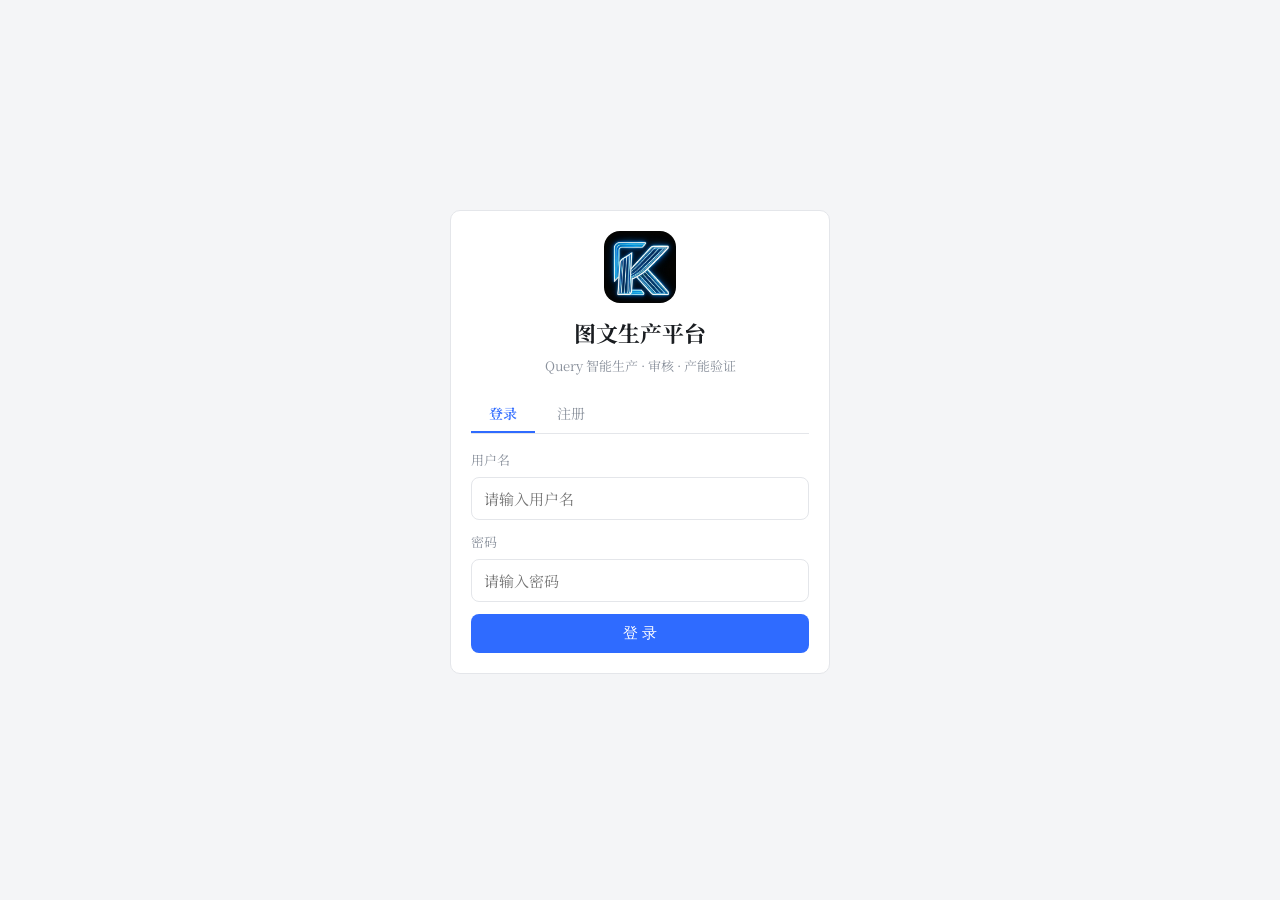
<file: static/index.html>
<!DOCTYPE html>
<html lang="zh-CN">
<head>
<meta charset="utf-8">
<meta name="viewport" content="width=device-width, initial-scale=1">
<title>图文生产平台</title>
<link rel="icon" type="image/png" href="/static/logo.png">
<link rel="stylesheet" href="/static/common.css?v=20260917b">
</head>
<body>
<div id="app"><router-view></router-view></div>
<script defer src="/static/vendor/vue.global.prod.js"></script>
<script defer src="/static/vendor/vue-router.global.prod.js"></script>
<script defer src="/static/api.js?v=20260910a"></script>
<script defer src="/static/md.js?v=20260908a"></script>
<script defer src="/static/components/Layout.js?v=20260908a"></script>
<script defer src="/static/components/StepsBar.js?v=20260902a"></script>
<script defer src="/static/components/Lightbox.js?v=20260902a"></script>
<script defer src="/static/views/Login.js?v=20260902a"></script>
<script defer src="/static/views/Dashboard.js?v=20260908a"></script>
<script defer src="/static/views/Import.js?v=20260902a"></script>
<script defer src="/static/views/Tasks.js?v=20260921a"></script>
<script defer src="/static/views/Monitor.js?v=20260917g"></script>
<script defer src="/static/views/TextCheck.js?v=20260917f"></script>
<script defer src="/static/views/RefsBoard.js?v=20260916e"></script>
<script defer src="/static/views/Review.js?v=20260917i"></script>
<script defer src="/static/views/Users.js?v=20260902a"></script>
<script defer src="/static/views/Settings.js?v=20260910b"></script>
<script defer src="/static/views/Admin.js?v=20260916a"></script>
<script defer src="/static/views/SuperAdmin.js?v=20260910a"></script>
<script defer src="/static/app.js?v=20260910b"></script>
</body>
</html>
</file>
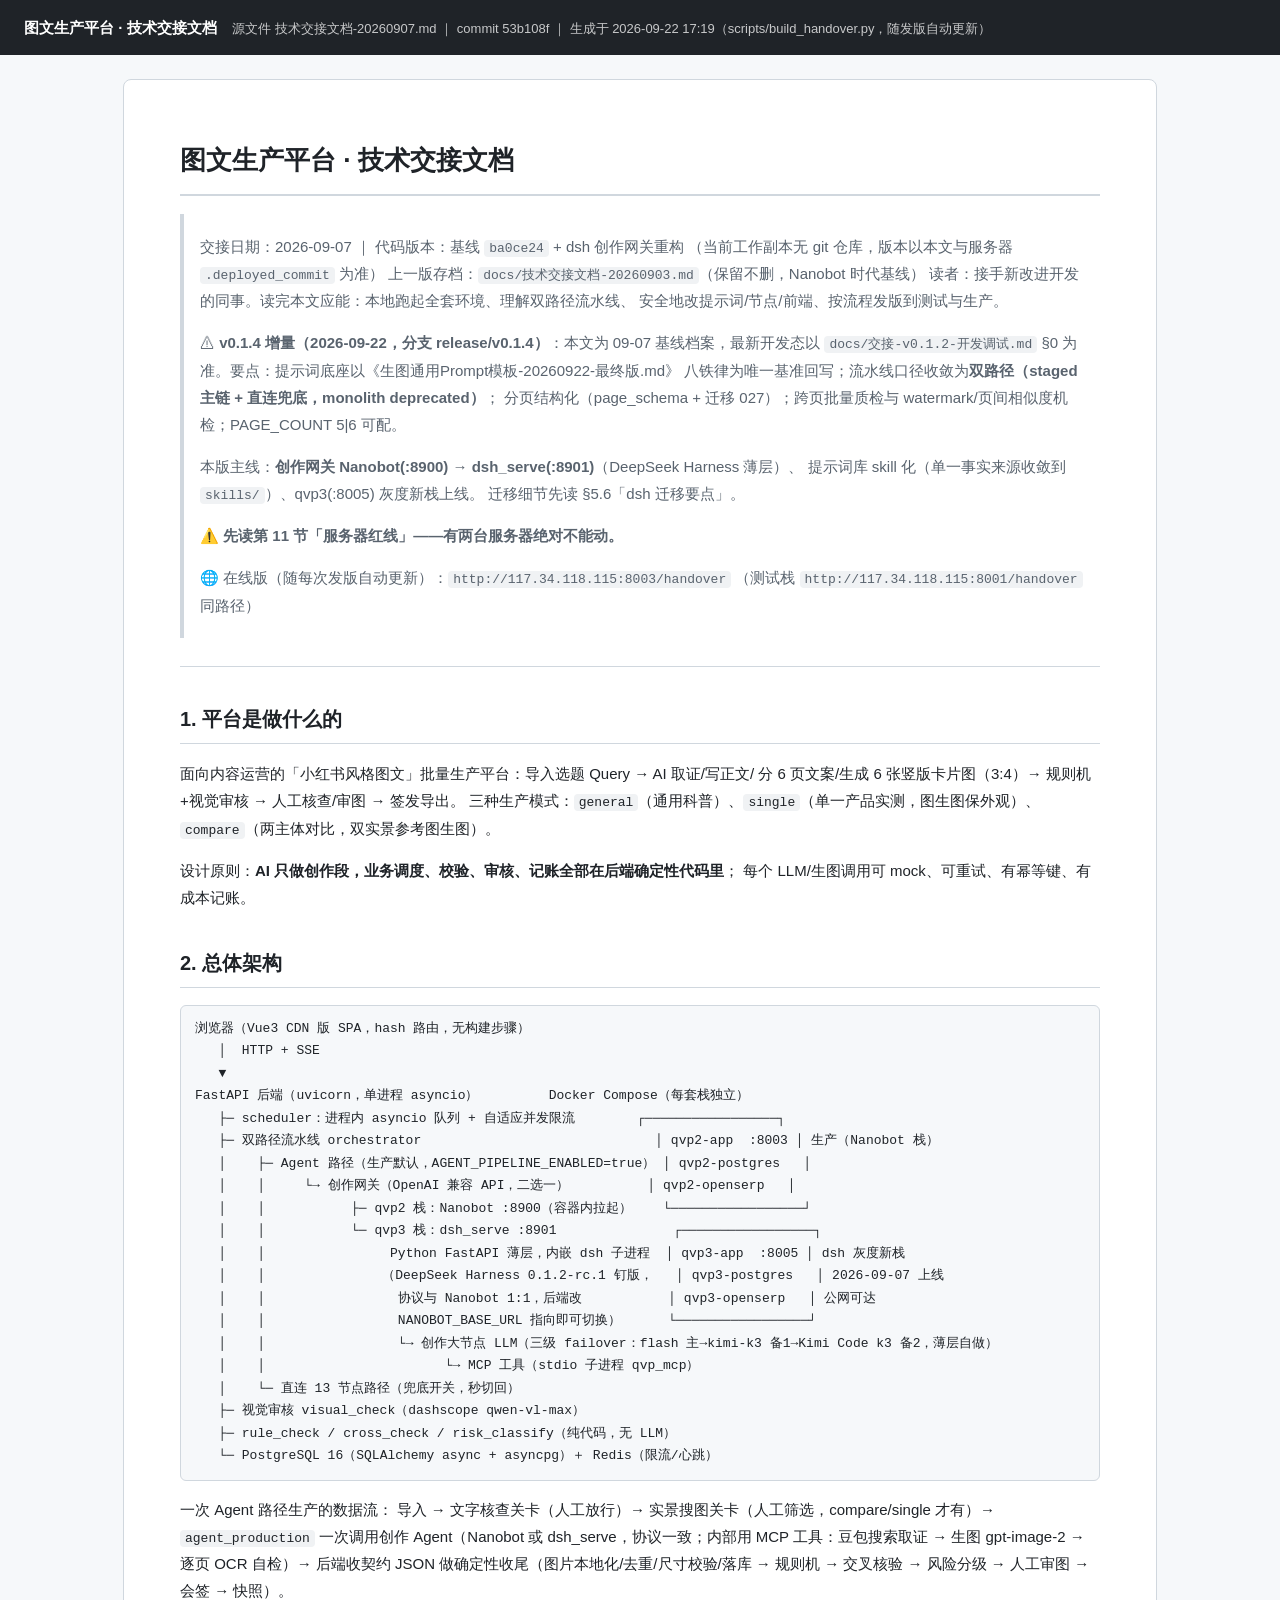
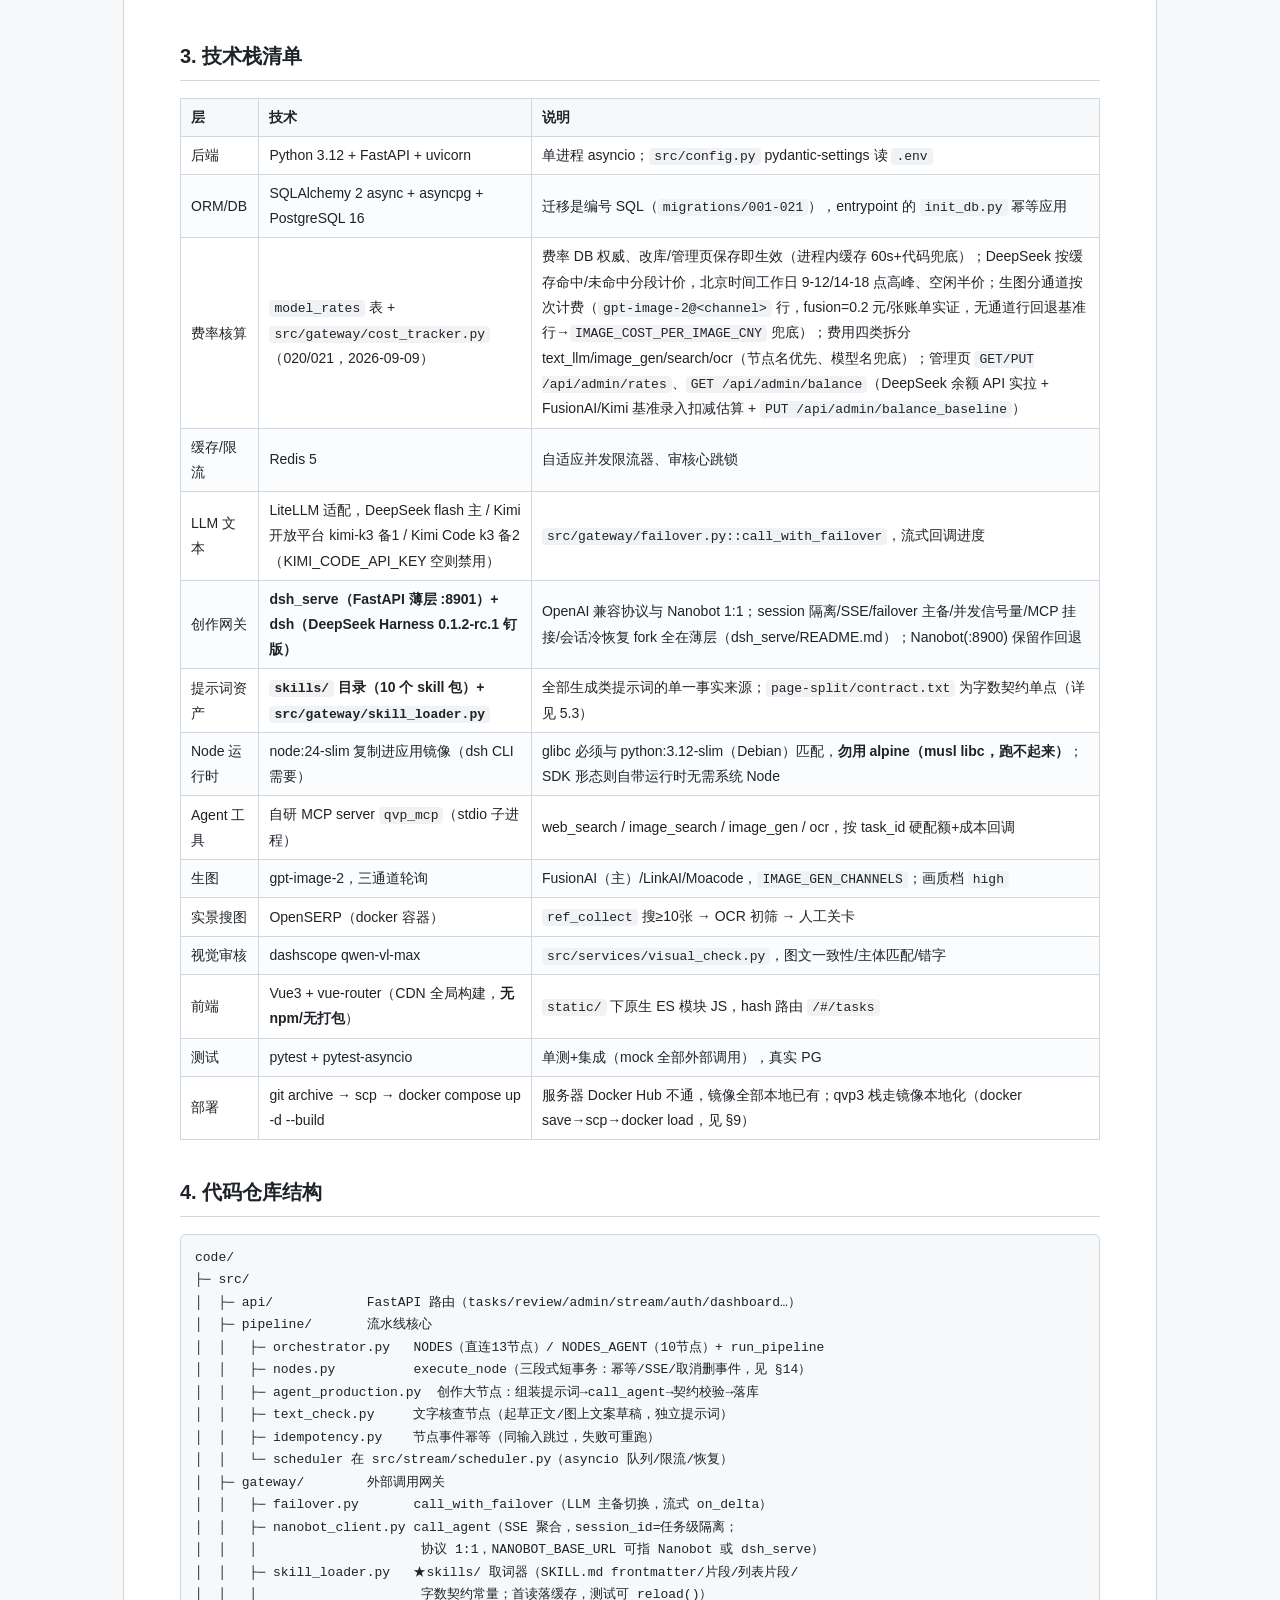
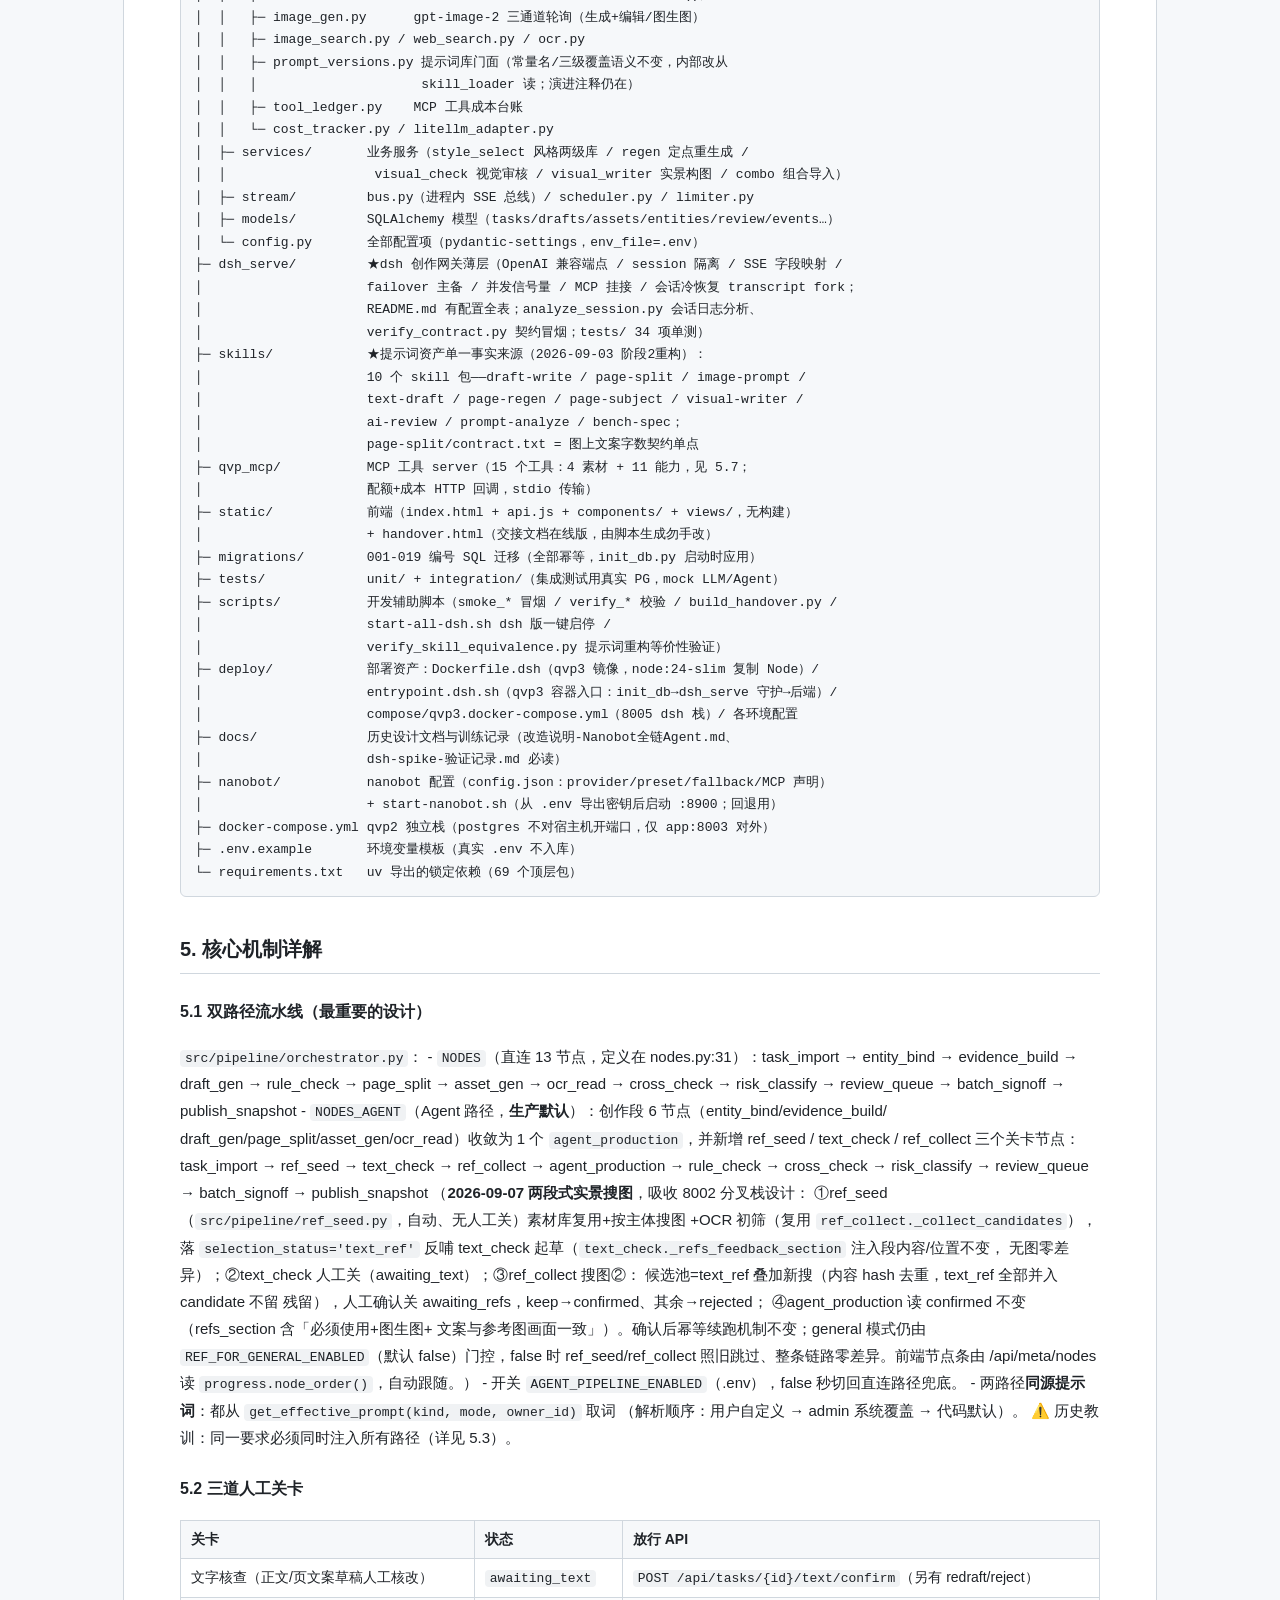
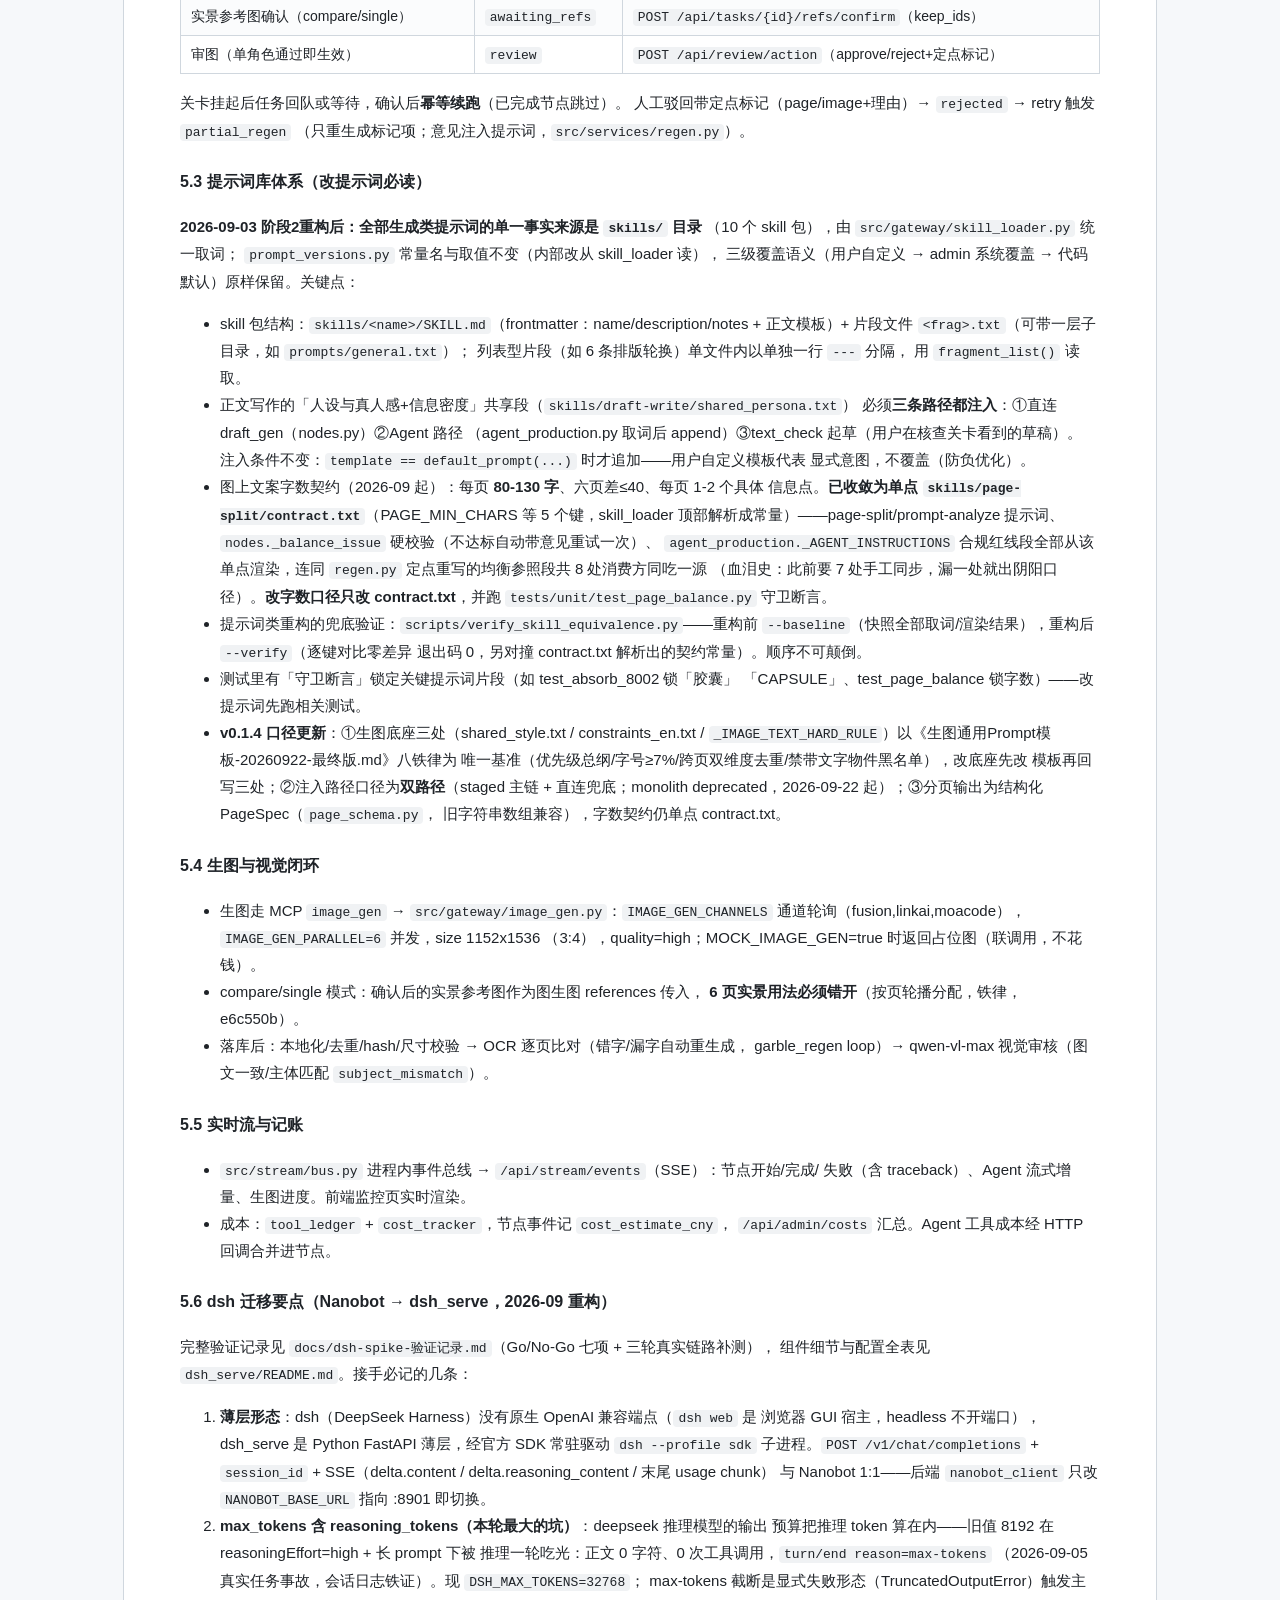
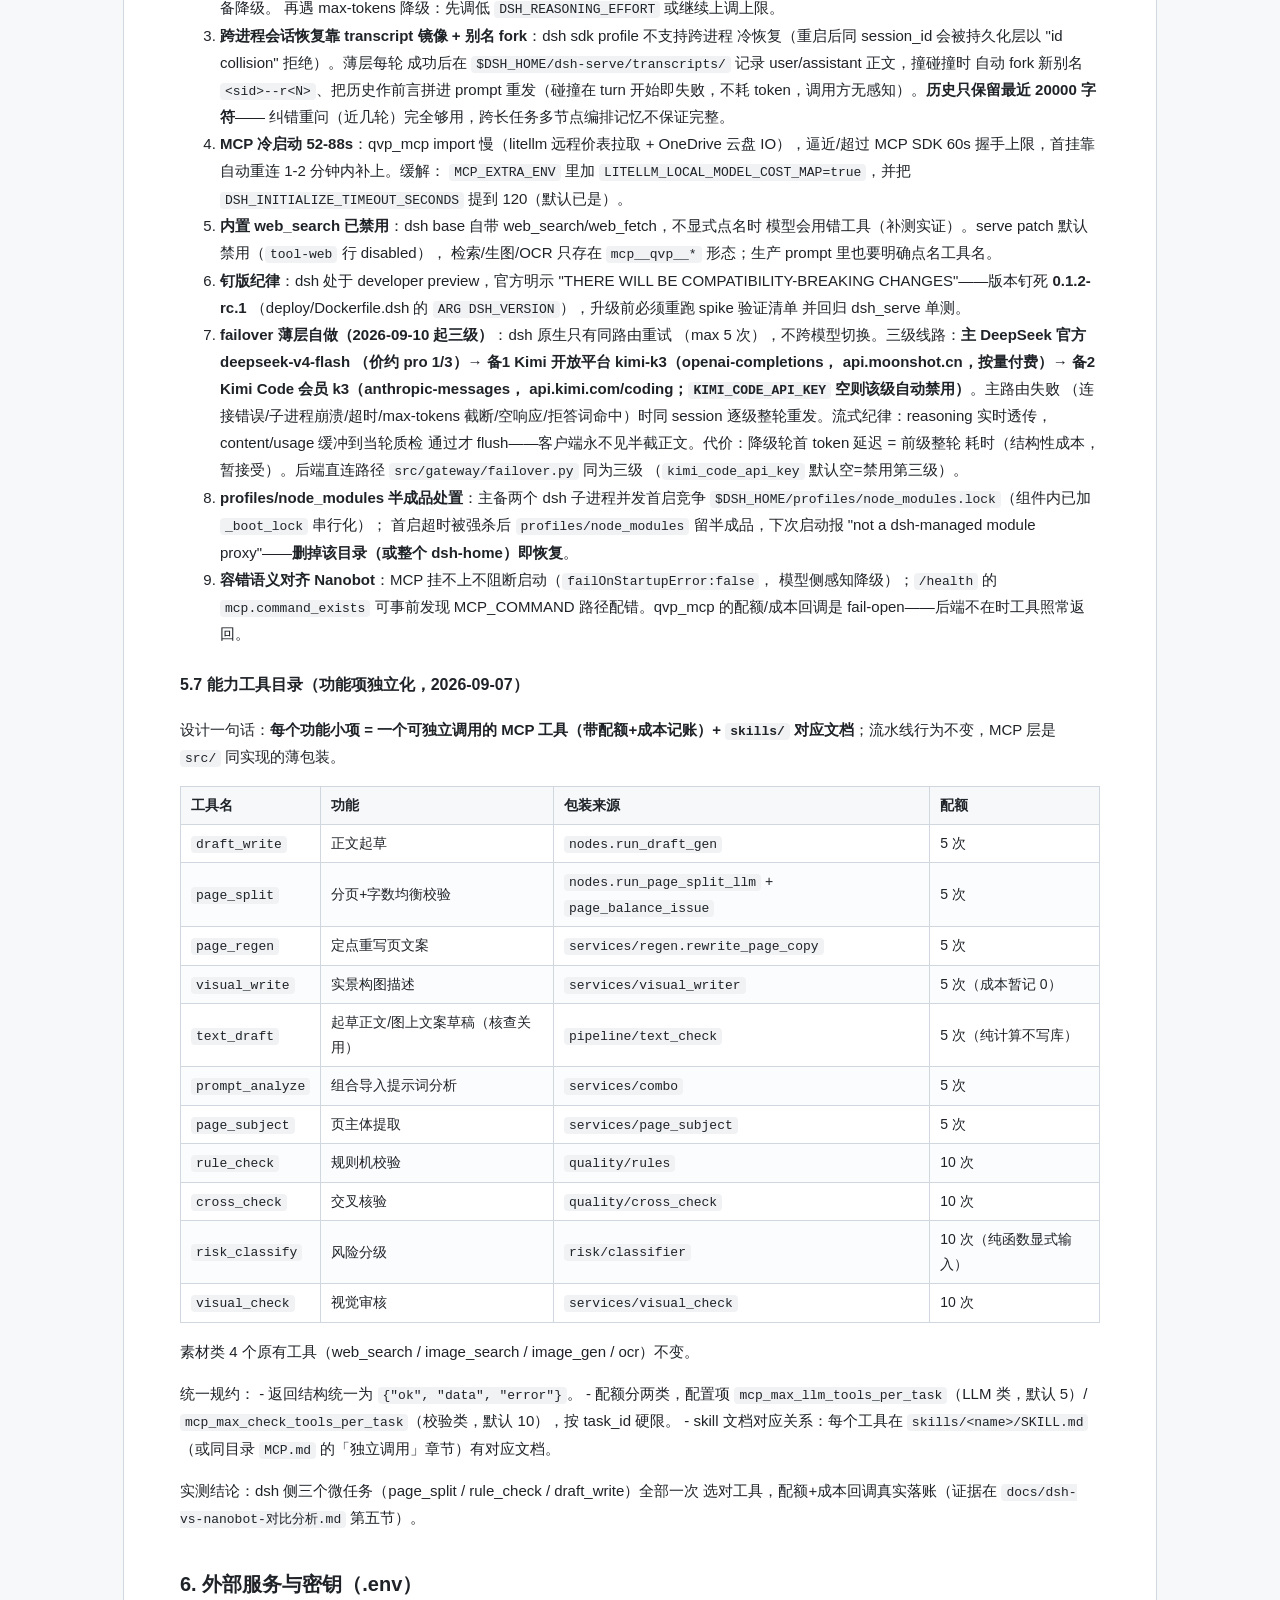
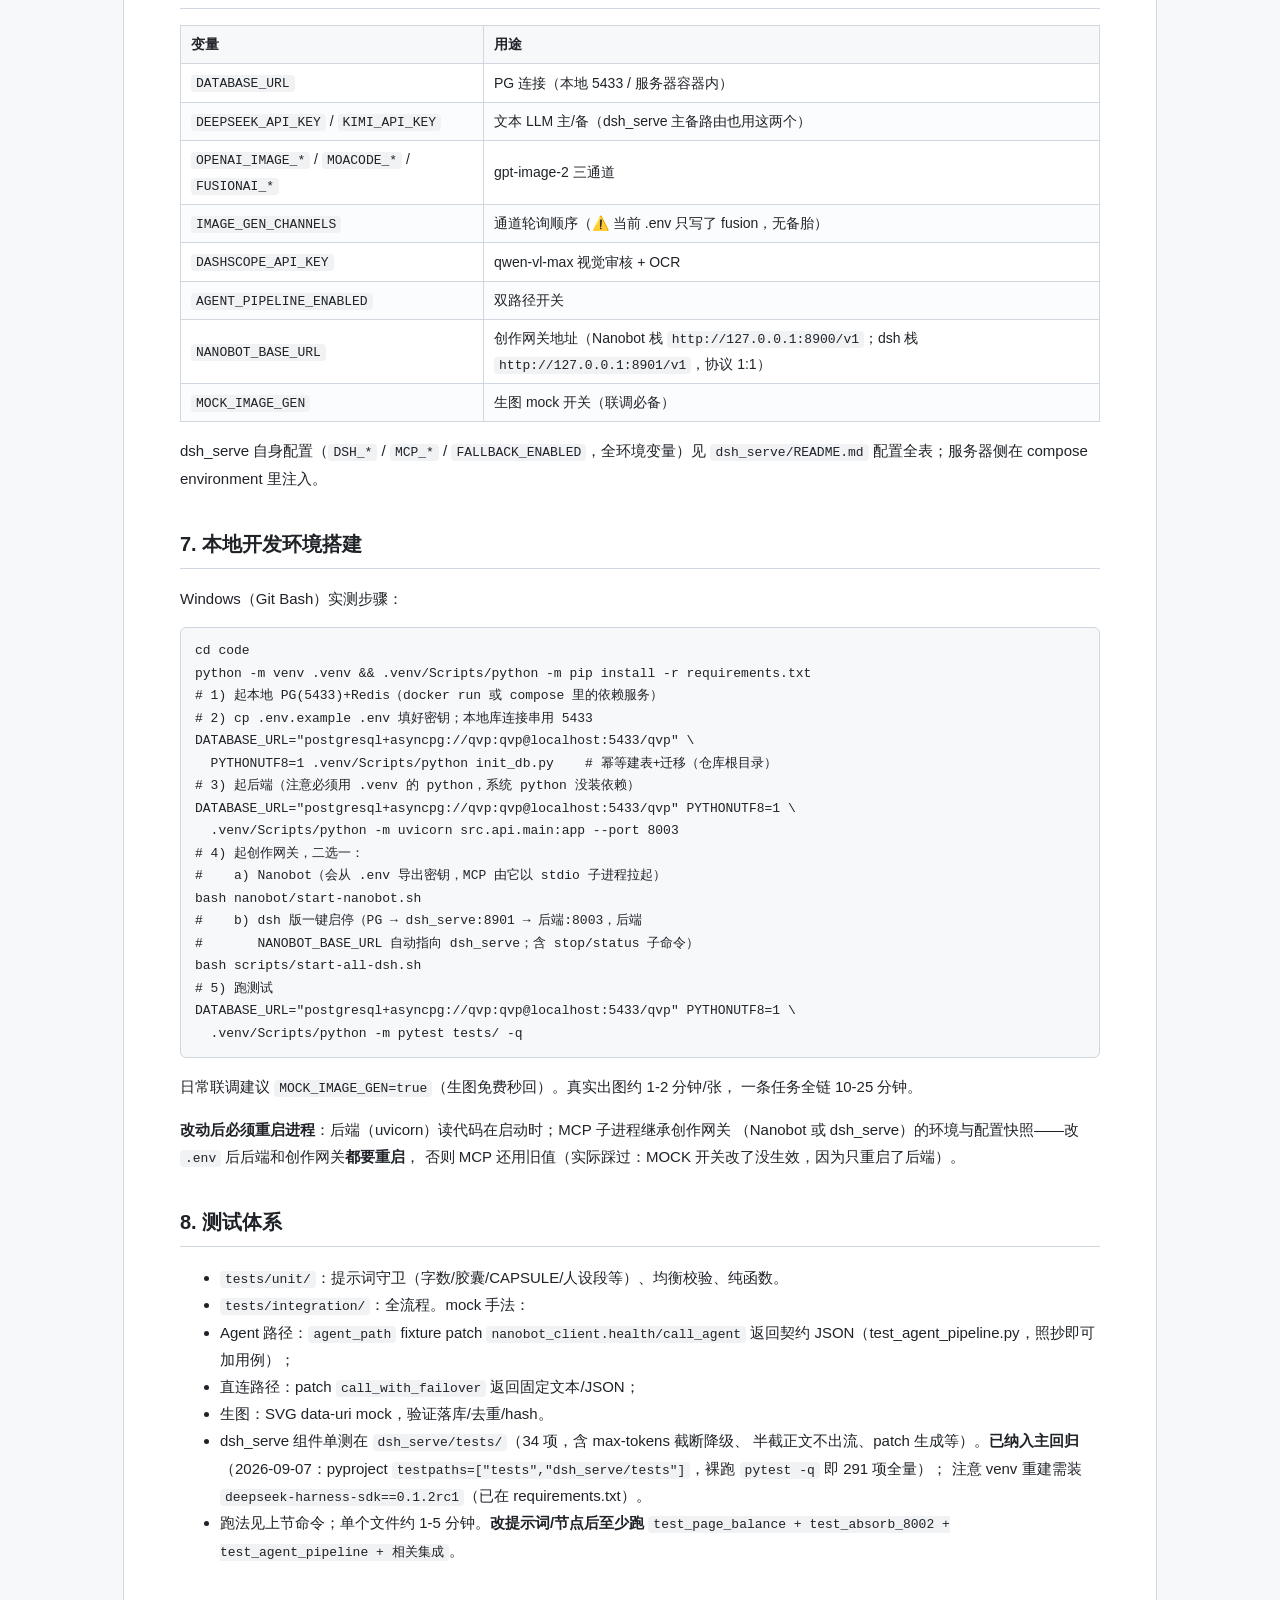
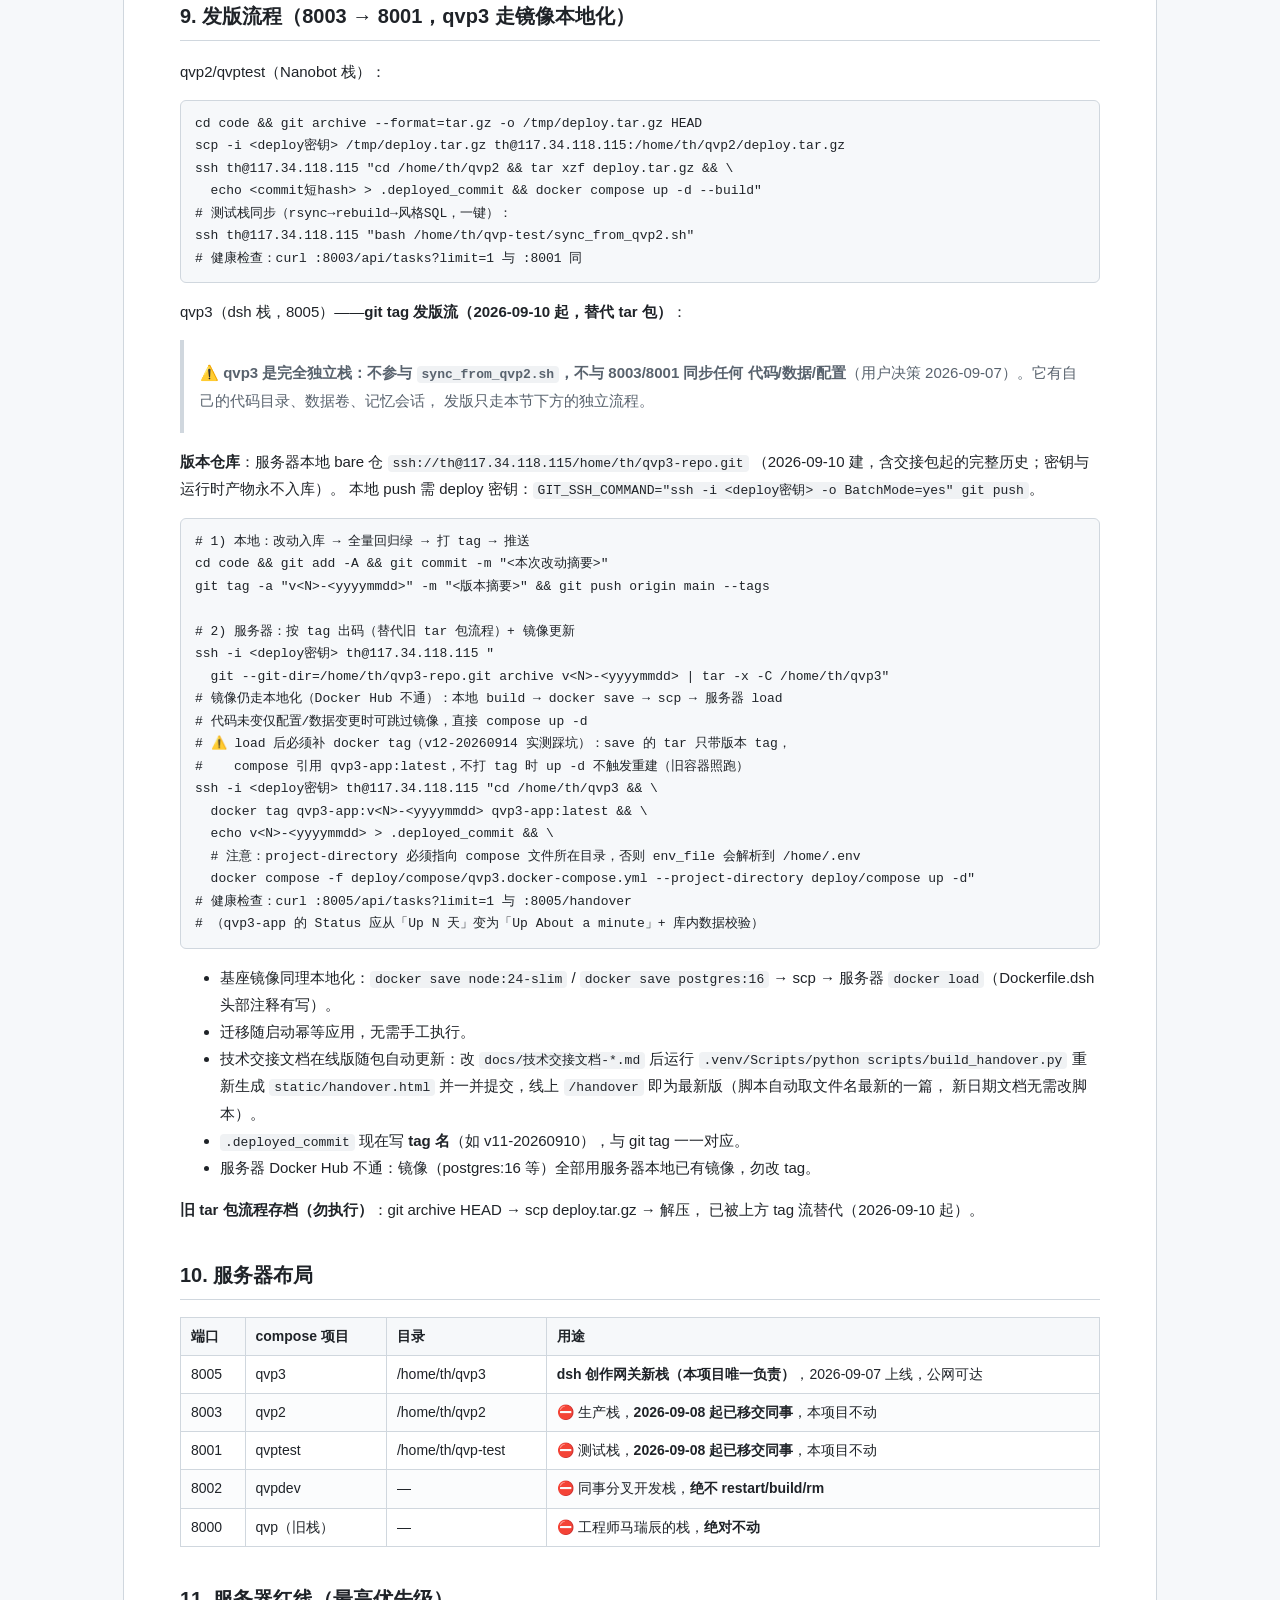
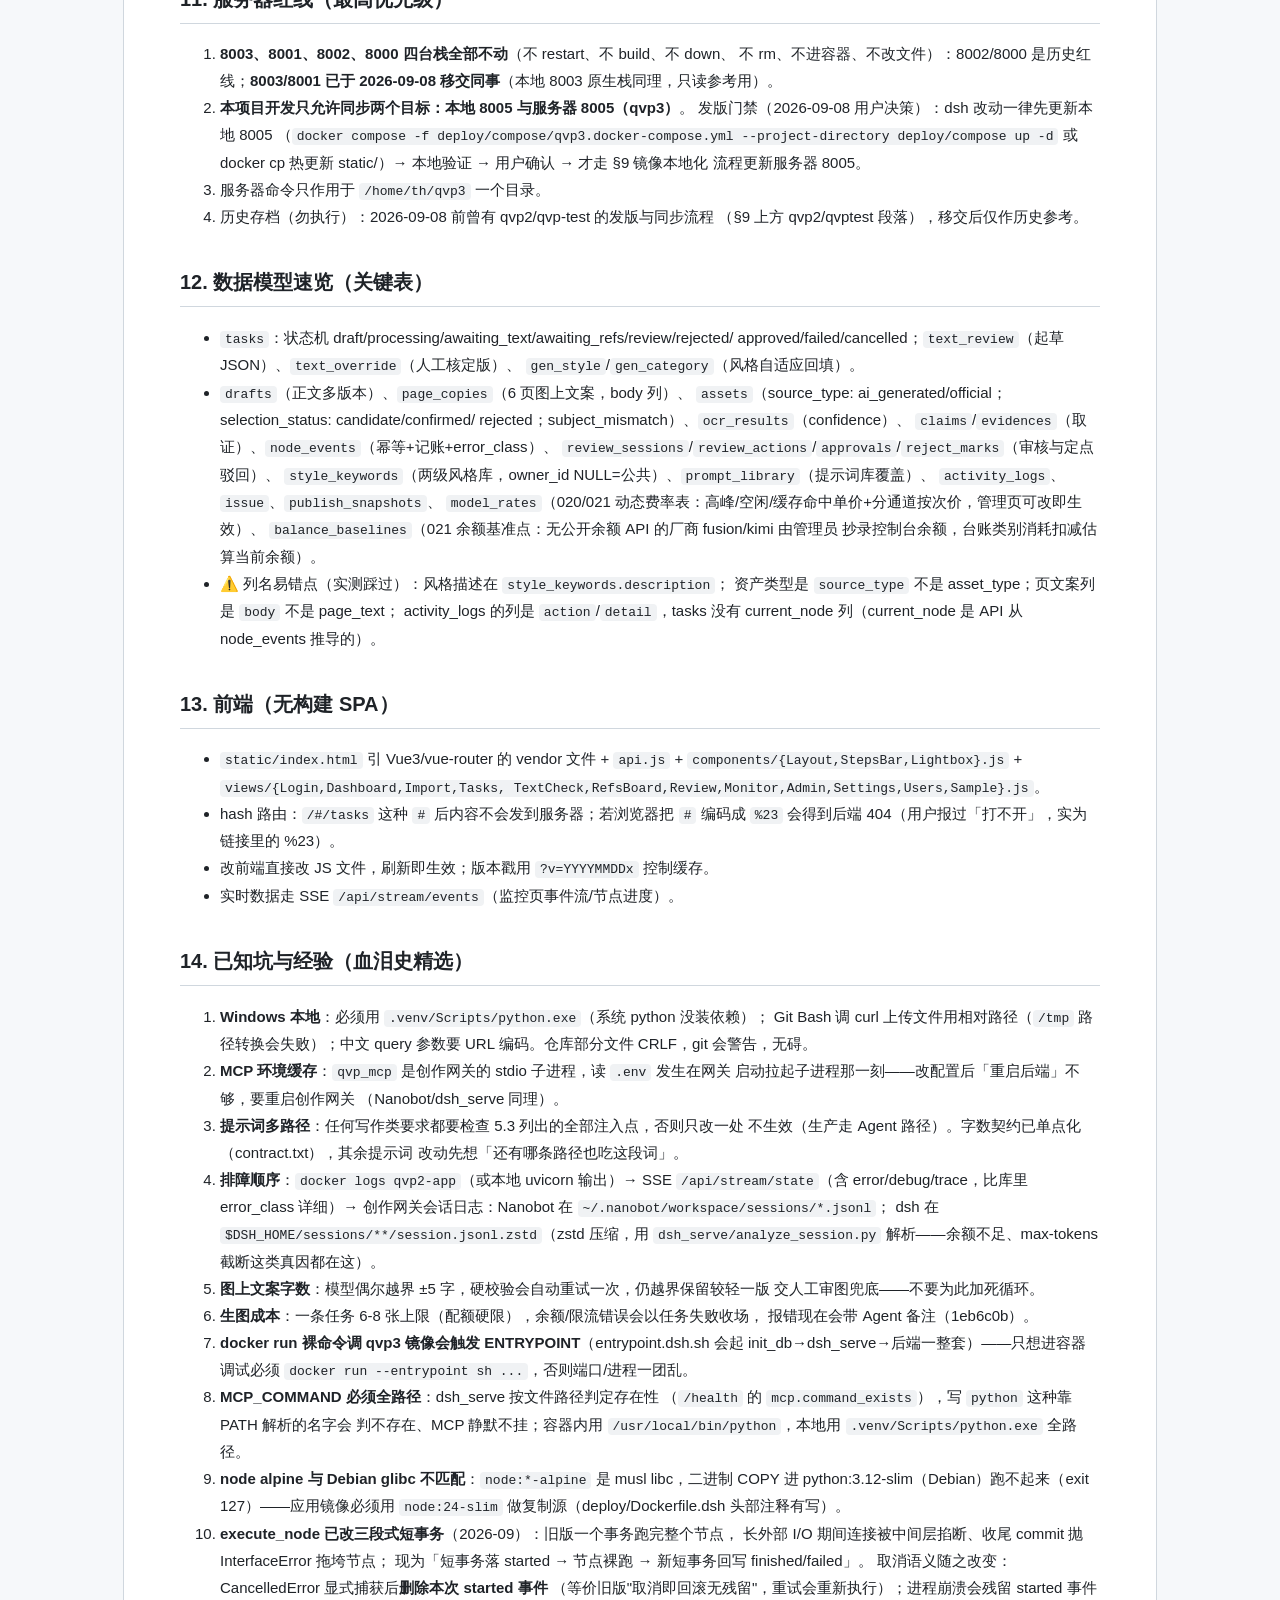
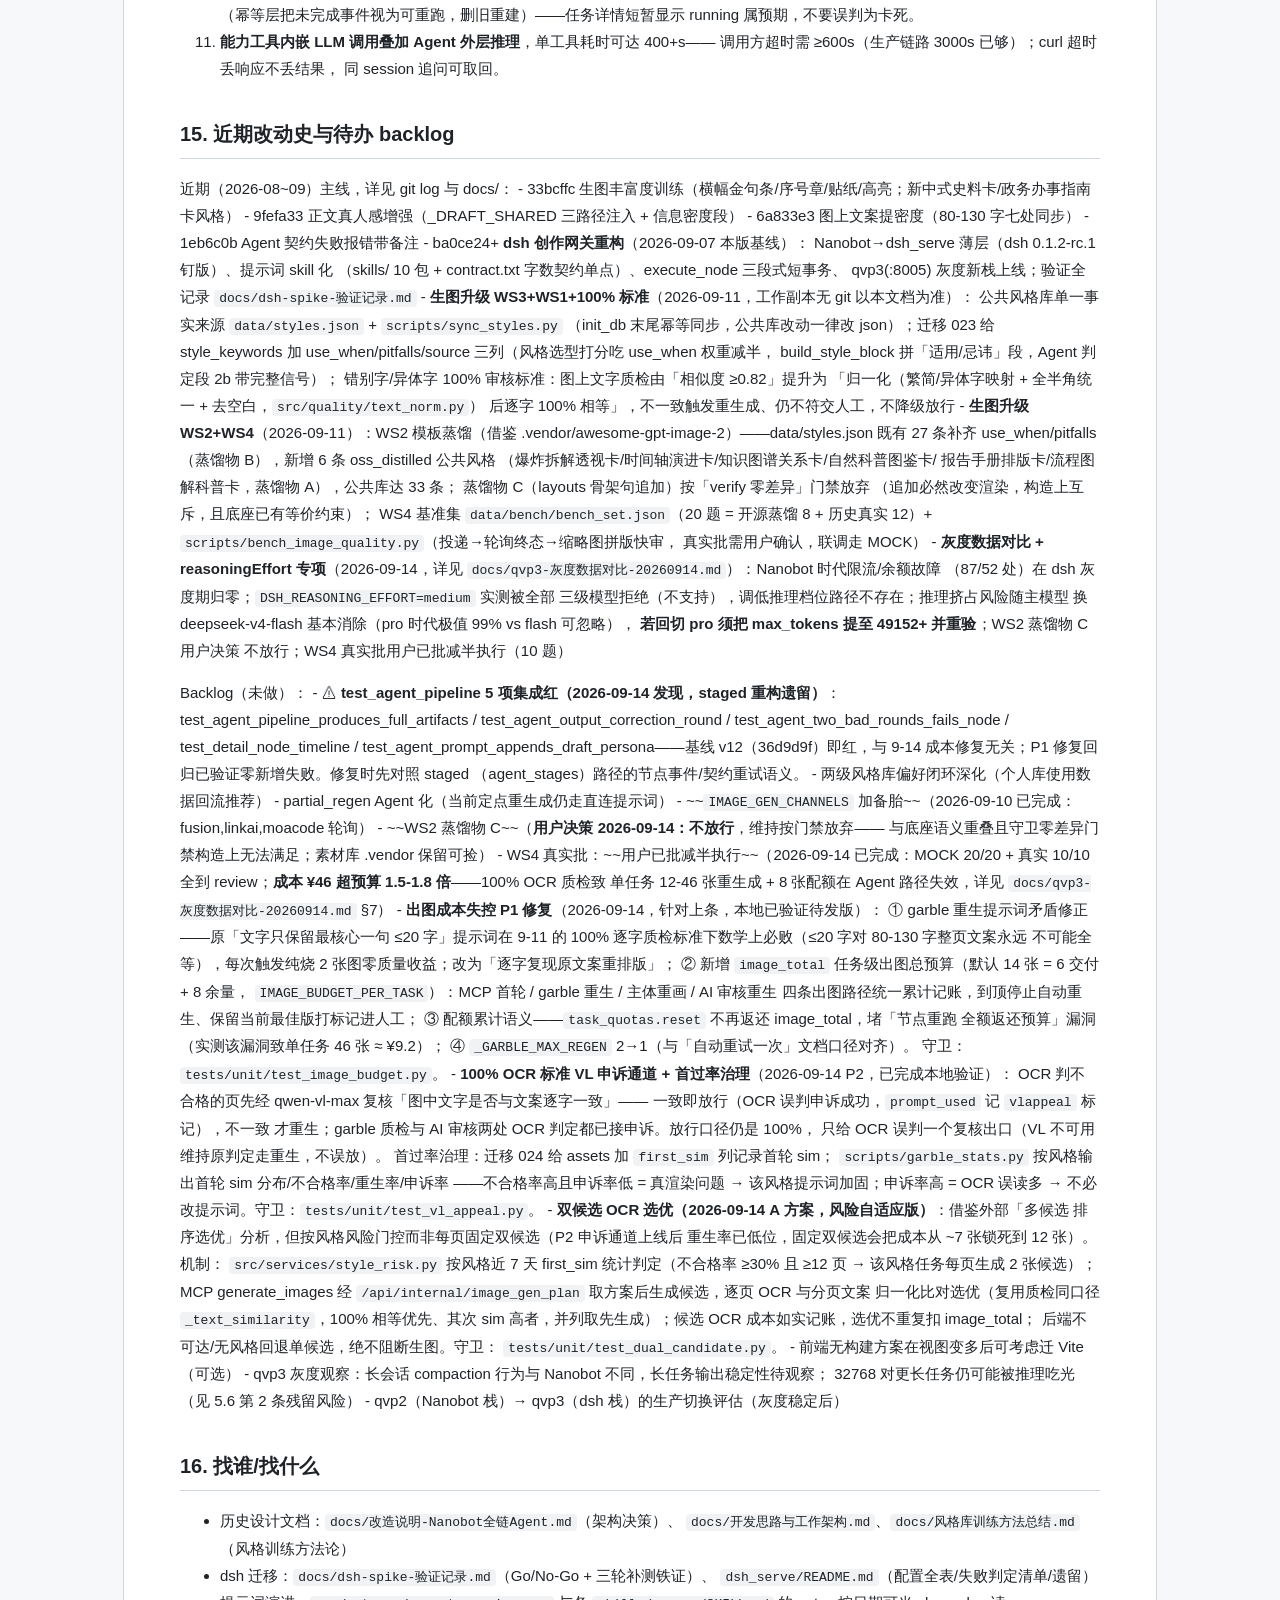
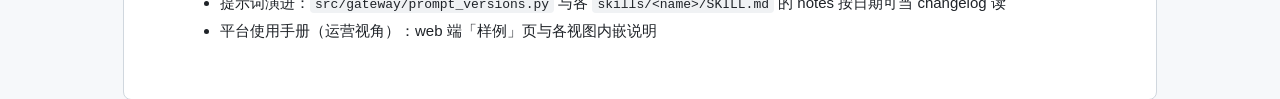
<file: static/handover.html>
<!DOCTYPE html>
<html lang="zh-CN">
<head>
<meta charset="utf-8">
<meta name="viewport" content="width=device-width, initial-scale=1">
<title>图文生产平台 · 技术交接文档</title>
<style>
  body { margin: 0; background: #f6f8fa; color: #1f2328;
         font: 15px/1.8 "Segoe UI", "PingFang SC", "Microsoft YaHei", sans-serif; }
  .banner { background: #1f2328; color: #fff; padding: 14px 24px; font-size: 13px; }
  .banner b { font-size: 15px; }
  .banner span { opacity: .75; margin-left: 12px; }
  main { max-width: 920px; margin: 24px auto 60px; background: #fff;
          padding: 40px 56px; border: 1px solid #d0d7de; border-radius: 8px; }
  h1 { font-size: 26px; border-bottom: 2px solid #d0d7de; padding-bottom: 10px; }
  h2 { font-size: 20px; border-bottom: 1px solid #d0d7de; padding-bottom: 6px;
        margin-top: 34px; }
  h3 { font-size: 16px; margin-top: 24px; }
  code { background: #f0f2f4; border-radius: 4px; padding: 1px 5px;
          font-family: Consolas, monospace; font-size: 13px; }
  pre { background: #f6f8fa; border: 1px solid #d0d7de; border-radius: 6px;
         padding: 12px 14px; overflow-x: auto; line-height: 1.5; }
  pre code { background: none; padding: 0; }
  table { border-collapse: collapse; width: 100%; margin: 12px 0; font-size: 14px; }
  th, td { border: 1px solid #d0d7de; padding: 6px 10px; text-align: left; }
  th { background: #f6f8fa; }
  tr:nth-child(even) td { background: #fbfcfd; }
  blockquote { margin: 0; padding: 4px 16px; color: #59636e;
                border-left: 4px solid #d0d7de; }
  hr { border: none; border-top: 1px solid #d0d7de; margin: 28px 0; }
  a { color: #0969da; }
</style>
</head>
<body>
<div class="banner"><b>图文生产平台 · 技术交接文档</b>
  <span>源文件 技术交接文档-20260907.md ｜ commit 53b108f ｜ 生成于 2026-09-22 17:19（scripts/build_handover.py，随发版自动更新）</span>
</div>
<main>
<h1 id="_1">图文生产平台 · 技术交接文档</h1>
<blockquote>
<p>交接日期：2026-09-07 ｜ 代码版本：基线 <code>ba0ce24</code> + dsh 创作网关重构
（当前工作副本无 git 仓库，版本以本文与服务器 <code>.deployed_commit</code> 为准）
上一版存档：<code>docs/技术交接文档-20260903.md</code>（保留不删，Nanobot 时代基线）
读者：接手新改进开发的同事。读完本文应能：本地跑起全套环境、理解双路径流水线、
安全地改提示词/节点/前端、按流程发版到测试与生产。</p>
<p>⚠ <strong>v0.1.4 增量（2026-09-22，分支 release/v0.1.4）</strong>：本文为 09-07 基线档案，最新开发态以
<code>docs/交接-v0.1.2-开发调试.md</code> §0 为准。要点：提示词底座以《生图通用Prompt模板-20260922-最终版.md》
八铁律为唯一基准回写；流水线口径收敛为<strong>双路径（staged 主链 + 直连兜底，monolith deprecated）</strong>；
分页结构化（page_schema + 迁移 027）；跨页批量质检与 watermark/页间相似度机检；PAGE_COUNT 5|6 可配。</p>
<p>本版主线：<strong>创作网关 Nanobot(:8900) → dsh_serve(:8901)</strong>（DeepSeek Harness 薄层）、
提示词库 skill 化（单一事实来源收敛到 <code>skills/</code>）、qvp3(:8005) 灰度新栈上线。
迁移细节先读 §5.6「dsh 迁移要点」。</p>
<p>⚠️ <strong>先读第 11 节「服务器红线」——有两台服务器绝对不能动。</strong></p>
<p>🌐 在线版（随每次发版自动更新）：<code>http://117.34.118.115:8003/handover</code>
（测试栈 <code>http://117.34.118.115:8001/handover</code> 同路径）</p>
</blockquote>
<hr />
<h2 id="1">1. 平台是做什么的</h2>
<p>面向内容运营的「小红书风格图文」批量生产平台：导入选题 Query → AI 取证/写正文/
分 6 页文案/生成 6 张竖版卡片图（3:4）→ 规则机+视觉审核 → 人工核查/审图 → 签发导出。
三种生产模式：<code>general</code>（通用科普）、<code>single</code>（单一产品实测，图生图保外观）、
<code>compare</code>（两主体对比，双实景参考图生图）。</p>
<p>设计原则：<strong>AI 只做创作段，业务调度、校验、审核、记账全部在后端确定性代码里</strong>；
每个 LLM/生图调用可 mock、可重试、有幂等键、有成本记账。</p>
<h2 id="2">2. 总体架构</h2>
<pre><code>浏览器（Vue3 CDN 版 SPA，hash 路由，无构建步骤）
   │  HTTP + SSE
   ▼
FastAPI 后端（uvicorn，单进程 asyncio）         Docker Compose（每套栈独立）
   ├─ scheduler：进程内 asyncio 队列 + 自适应并发限流        ┌─────────────────┐
   ├─ 双路径流水线 orchestrator                              │ qvp2-app  :8003 │ 生产（Nanobot 栈）
   │    ├─ Agent 路径（生产默认，AGENT_PIPELINE_ENABLED=true） │ qvp2-postgres   │
   │    │     └→ 创作网关（OpenAI 兼容 API，二选一）          │ qvp2-openserp   │
   │    │           ├─ qvp2 栈：Nanobot :8900（容器内拉起）    └─────────────────┘
   │    │           └─ qvp3 栈：dsh_serve :8901               ┌─────────────────┐
   │    │                Python FastAPI 薄层，内嵌 dsh 子进程  │ qvp3-app  :8005 │ dsh 灰度新栈
   │    │               （DeepSeek Harness 0.1.2-rc.1 钉版，   │ qvp3-postgres   │ 2026-09-07 上线
   │    │                 协议与 Nanobot 1:1，后端改           │ qvp3-openserp   │ 公网可达
   │    │                 NANOBOT_BASE_URL 指向即可切换）      └─────────────────┘
   │    │                 └→ 创作大节点 LLM（三级 failover：flash 主→kimi-k3 备1→Kimi Code k3 备2，薄层自做）
   │    │                       └→ MCP 工具（stdio 子进程 qvp_mcp）
   │    └─ 直连 13 节点路径（兜底开关，秒切回）
   ├─ 视觉审核 visual_check（dashscope qwen-vl-max）
   ├─ rule_check / cross_check / risk_classify（纯代码，无 LLM）
   └─ PostgreSQL 16（SQLAlchemy async + asyncpg）＋ Redis（限流/心跳）
</code></pre>
<p>一次 Agent 路径生产的数据流：
导入 → 文字核查关卡（人工放行）→ 实景搜图关卡（人工筛选，compare/single 才有）→
<code>agent_production</code> 一次调用创作 Agent（Nanobot 或 dsh_serve，协议一致；内部用
MCP 工具：豆包搜索取证 → 生图 gpt-image-2 → 逐页 OCR 自检）→ 后端收契约 JSON
做确定性收尾（图片本地化/去重/尺寸校验/落库 → 规则机 → 交叉核验 → 风险分级 →
人工审图 → 会签 → 快照）。</p>
<h2 id="3">3. 技术栈清单</h2>
<table>
<thead>
<tr>
<th>层</th>
<th>技术</th>
<th>说明</th>
</tr>
</thead>
<tbody>
<tr>
<td>后端</td>
<td>Python 3.12 + FastAPI + uvicorn</td>
<td>单进程 asyncio；<code>src/config.py</code> pydantic-settings 读 <code>.env</code></td>
</tr>
<tr>
<td>ORM/DB</td>
<td>SQLAlchemy 2 async + asyncpg + PostgreSQL 16</td>
<td>迁移是编号 SQL（<code>migrations/001-021</code>），entrypoint 的 <code>init_db.py</code> 幂等应用</td>
</tr>
<tr>
<td>费率核算</td>
<td><code>model_rates</code> 表 + <code>src/gateway/cost_tracker.py</code>（020/021，2026-09-09）</td>
<td>费率 DB 权威、改库/管理页保存即生效（进程内缓存 60s+代码兜底）；DeepSeek 按缓存命中/未命中分段计价，北京时间工作日 9-12/14-18 点高峰、空闲半价；生图分通道按次计费（<code>gpt-image-2@&lt;channel&gt;</code> 行，fusion=0.2 元/张账单实证，无通道行回退基准行→<code>IMAGE_COST_PER_IMAGE_CNY</code> 兜底）；费用四类拆分 text_llm/image_gen/search/ocr（节点名优先、模型名兜底）；管理页 <code>GET/PUT /api/admin/rates</code>、<code>GET /api/admin/balance</code>（DeepSeek 余额 API 实拉 + FusionAI/Kimi 基准录入扣减估算 + <code>PUT /api/admin/balance_baseline</code>）</td>
</tr>
<tr>
<td>缓存/限流</td>
<td>Redis 5</td>
<td>自适应并发限流器、审核心跳锁</td>
</tr>
<tr>
<td>LLM 文本</td>
<td>LiteLLM 适配，DeepSeek flash 主 / Kimi 开放平台 kimi-k3 备1 / Kimi Code k3 备2（KIMI_CODE_API_KEY 空则禁用）</td>
<td><code>src/gateway/failover.py::call_with_failover</code>，流式回调进度</td>
</tr>
<tr>
<td>创作网关</td>
<td><strong>dsh_serve（FastAPI 薄层 :8901）+ dsh（DeepSeek Harness 0.1.2-rc.1 钉版）</strong></td>
<td>OpenAI 兼容协议与 Nanobot 1:1；session 隔离/SSE/failover 主备/并发信号量/MCP 挂接/会话冷恢复 fork 全在薄层（dsh_serve/README.md）；Nanobot(:8900) 保留作回退</td>
</tr>
<tr>
<td>提示词资产</td>
<td><strong><code>skills/</code> 目录（10 个 skill 包）+ <code>src/gateway/skill_loader.py</code></strong></td>
<td>全部生成类提示词的单一事实来源；<code>page-split/contract.txt</code> 为字数契约单点（详见 5.3）</td>
</tr>
<tr>
<td>Node 运行时</td>
<td>node:24-slim 复制进应用镜像（dsh CLI 需要）</td>
<td>glibc 必须与 python:3.12-slim（Debian）匹配，<strong>勿用 alpine（musl libc，跑不起来）</strong>；SDK 形态则自带运行时无需系统 Node</td>
</tr>
<tr>
<td>Agent 工具</td>
<td>自研 MCP server <code>qvp_mcp</code>（stdio 子进程）</td>
<td>web_search / image_search / image_gen / ocr，按 task_id 硬配额+成本回调</td>
</tr>
<tr>
<td>生图</td>
<td>gpt-image-2，三通道轮询</td>
<td>FusionAI（主）/LinkAI/Moacode，<code>IMAGE_GEN_CHANNELS</code>；画质档 <code>high</code></td>
</tr>
<tr>
<td>实景搜图</td>
<td>OpenSERP（docker 容器）</td>
<td><code>ref_collect</code> 搜≥10张 → OCR 初筛 → 人工关卡</td>
</tr>
<tr>
<td>视觉审核</td>
<td>dashscope qwen-vl-max</td>
<td><code>src/services/visual_check.py</code>，图文一致性/主体匹配/错字</td>
</tr>
<tr>
<td>前端</td>
<td>Vue3 + vue-router（CDN 全局构建，<strong>无 npm/无打包</strong>）</td>
<td><code>static/</code> 下原生 ES 模块 JS，hash 路由 <code>/#/tasks</code></td>
</tr>
<tr>
<td>测试</td>
<td>pytest + pytest-asyncio</td>
<td>单测+集成（mock 全部外部调用），真实 PG</td>
</tr>
<tr>
<td>部署</td>
<td>git archive → scp → docker compose up -d --build</td>
<td>服务器 Docker Hub 不通，镜像全部本地已有；qvp3 栈走镜像本地化（docker save→scp→docker load，见 §9）</td>
</tr>
</tbody>
</table>
<h2 id="4">4. 代码仓库结构</h2>
<pre><code>code/
├─ src/
│  ├─ api/            FastAPI 路由（tasks/review/admin/stream/auth/dashboard…）
│  ├─ pipeline/       流水线核心
│  │   ├─ orchestrator.py   NODES（直连13节点）/ NODES_AGENT（10节点）+ run_pipeline
│  │   ├─ nodes.py          execute_node（三段式短事务：幂等/SSE/取消删事件，见 §14）
│  │   ├─ agent_production.py  创作大节点：组装提示词→call_agent→契约校验→落库
│  │   ├─ text_check.py     文字核查节点（起草正文/图上文案草稿，独立提示词）
│  │   ├─ idempotency.py    节点事件幂等（同输入跳过，失败可重跑）
│  │   └─ scheduler 在 src/stream/scheduler.py（asyncio 队列/限流/恢复）
│  ├─ gateway/        外部调用网关
│  │   ├─ failover.py       call_with_failover（LLM 主备切换，流式 on_delta）
│  │   ├─ nanobot_client.py call_agent（SSE 聚合，session_id=任务级隔离；
│  │   │                     协议 1:1，NANOBOT_BASE_URL 可指 Nanobot 或 dsh_serve）
│  │   ├─ skill_loader.py   ★skills/ 取词器（SKILL.md frontmatter/片段/列表片段/
│  │   │                     字数契约常量；首读落缓存，测试可 reload()）
│  │   ├─ image_gen.py      gpt-image-2 三通道轮询（生成+编辑/图生图）
│  │   ├─ image_search.py / web_search.py / ocr.py
│  │   ├─ prompt_versions.py 提示词库门面（常量名/三级覆盖语义不变，内部改从
│  │   │                     skill_loader 读；演进注释仍在）
│  │   ├─ tool_ledger.py    MCP 工具成本台账
│  │   └─ cost_tracker.py / litellm_adapter.py
│  ├─ services/       业务服务（style_select 风格两级库 / regen 定点重生成 /
│  │                   visual_check 视觉审核 / visual_writer 实景构图 / combo 组合导入）
│  ├─ stream/         bus.py（进程内 SSE 总线）/ scheduler.py / limiter.py
│  ├─ models/         SQLAlchemy 模型（tasks/drafts/assets/entities/review/events…）
│  └─ config.py       全部配置项（pydantic-settings，env_file=.env）
├─ dsh_serve/         ★dsh 创作网关薄层（OpenAI 兼容端点 / session 隔离 / SSE 字段映射 /
│                     failover 主备 / 并发信号量 / MCP 挂接 / 会话冷恢复 transcript fork；
│                     README.md 有配置全表；analyze_session.py 会话日志分析、
│                     verify_contract.py 契约冒烟；tests/ 34 项单测）
├─ skills/            ★提示词资产单一事实来源（2026-09-03 阶段2重构）：
│                     10 个 skill 包——draft-write / page-split / image-prompt /
│                     text-draft / page-regen / page-subject / visual-writer /
│                     ai-review / prompt-analyze / bench-spec；
│                     page-split/contract.txt = 图上文案字数契约单点
├─ qvp_mcp/           MCP 工具 server（15 个工具：4 素材 + 11 能力，见 5.7；
│                     配额+成本 HTTP 回调，stdio 传输）
├─ static/            前端（index.html + api.js + components/ + views/，无构建）
│                     + handover.html（交接文档在线版，由脚本生成勿手改）
├─ migrations/        001-019 编号 SQL 迁移（全部幂等，init_db.py 启动时应用）
├─ tests/             unit/ + integration/（集成测试用真实 PG，mock LLM/Agent）
├─ scripts/           开发辅助脚本（smoke_* 冒烟 / verify_* 校验 / build_handover.py /
│                     start-all-dsh.sh dsh 版一键启停 /
│                     verify_skill_equivalence.py 提示词重构等价性验证）
├─ deploy/            部署资产：Dockerfile.dsh（qvp3 镜像，node:24-slim 复制 Node）/
│                     entrypoint.dsh.sh（qvp3 容器入口：init_db→dsh_serve 守护→后端）/
│                     compose/qvp3.docker-compose.yml（8005 dsh 栈）/ 各环境配置
├─ docs/              历史设计文档与训练记录（改造说明-Nanobot全链Agent.md、
│                     dsh-spike-验证记录.md 必读）
├─ nanobot/           nanobot 配置（config.json：provider/preset/fallback/MCP 声明）
│                     + start-nanobot.sh（从 .env 导出密钥后启动 :8900；回退用）
├─ docker-compose.yml qvp2 独立栈（postgres 不对宿主机开端口，仅 app:8003 对外）
├─ .env.example       环境变量模板（真实 .env 不入库）
└─ requirements.txt   uv 导出的锁定依赖（69 个顶层包）
</code></pre>
<h2 id="5">5. 核心机制详解</h2>
<h3 id="51">5.1 双路径流水线（最重要的设计）</h3>
<p><code>src/pipeline/orchestrator.py</code>：
- <code>NODES</code>（直连 13 节点，定义在 nodes.py:31）：task_import → entity_bind →
  evidence_build → draft_gen → rule_check → page_split → asset_gen → ocr_read →
  cross_check → risk_classify → review_queue → batch_signoff → publish_snapshot
- <code>NODES_AGENT</code>（Agent 路径，<strong>生产默认</strong>）：创作段 6 节点（entity_bind/evidence_build/
  draft_gen/page_split/asset_gen/ocr_read）收敛为 1 个 <code>agent_production</code>，并新增
  ref_seed / text_check / ref_collect 三个关卡节点：task_import → ref_seed →
  text_check → ref_collect → agent_production → rule_check → cross_check →
  risk_classify → review_queue → batch_signoff → publish_snapshot
  （<strong>2026-09-07 两段式实景搜图</strong>，吸收 8002 分叉栈设计：
  ①ref_seed（<code>src/pipeline/ref_seed.py</code>，自动、无人工关）素材库复用+按主体搜图
  +OCR 初筛（复用 <code>ref_collect._collect_candidates</code>），落 <code>selection_status='text_ref'</code>
  反哺 text_check 起草（<code>text_check._refs_feedback_section</code> 注入段内容/位置不变，
  无图零差异）；②text_check 人工关（awaiting_text）；③ref_collect 搜图②：
  候选池=text_ref 叠加新搜（内容 hash 去重，text_ref 全部并入 candidate 不留
  残留），人工确认关 awaiting_refs，keep→confirmed、其余→rejected；
  ④agent_production 读 confirmed 不变（refs_section 含「必须使用+图生图+
  文案与参考图画面一致」）。确认后幂等续跑机制不变；general 模式仍由
  <code>REF_FOR_GENERAL_ENABLED</code>（默认 false）门控，false 时 ref_seed/ref_collect
  照旧跳过、整条链路零差异。前端节点条由 /api/meta/nodes 读
  <code>progress.node_order()</code>，自动跟随。）
- 开关 <code>AGENT_PIPELINE_ENABLED</code>（.env），false 秒切回直连路径兜底。
- 两路径<strong>同源提示词</strong>：都从 <code>get_effective_prompt(kind, mode, owner_id)</code> 取词
  （解析顺序：用户自定义 → admin 系统覆盖 → 代码默认）。
  ⚠️ 历史教训：同一要求必须同时注入所有路径（详见 5.3）。</p>
<h3 id="52">5.2 三道人工关卡</h3>
<table>
<thead>
<tr>
<th>关卡</th>
<th>状态</th>
<th>放行 API</th>
</tr>
</thead>
<tbody>
<tr>
<td>文字核查（正文/页文案草稿人工核改）</td>
<td><code>awaiting_text</code></td>
<td><code>POST /api/tasks/{id}/text/confirm</code>（另有 redraft/reject）</td>
</tr>
<tr>
<td>实景参考图确认（compare/single）</td>
<td><code>awaiting_refs</code></td>
<td><code>POST /api/tasks/{id}/refs/confirm</code>（keep_ids）</td>
</tr>
<tr>
<td>审图（单角色通过即生效）</td>
<td><code>review</code></td>
<td><code>POST /api/review/action</code>（approve/reject+定点标记）</td>
</tr>
</tbody>
</table>
<p>关卡挂起后任务回队或等待，确认后<strong>幂等续跑</strong>（已完成节点跳过）。
人工驳回带定点标记（page/image+理由）→ <code>rejected</code> → retry 触发 <code>partial_regen</code>
（只重生成标记项；意见注入提示词，<code>src/services/regen.py</code>）。</p>
<h3 id="53">5.3 提示词库体系（改提示词必读）</h3>
<p><strong>2026-09-03 阶段2重构后：全部生成类提示词的单一事实来源是 <code>skills/</code> 目录</strong>
（10 个 skill 包），由 <code>src/gateway/skill_loader.py</code> 统一取词；
<code>prompt_versions.py</code> 常量名与取值不变（内部改从 skill_loader 读），
三级覆盖语义（用户自定义 → admin 系统覆盖 → 代码默认）原样保留。关键点：</p>
<ul>
<li>skill 包结构：<code>skills/&lt;name&gt;/SKILL.md</code>（frontmatter：name/description/notes +
  正文模板）+ 片段文件 <code>&lt;frag&gt;.txt</code>（可带一层子目录，如 <code>prompts/general.txt</code>）；
  列表型片段（如 6 条排版轮换）单文件内以单独一行 <code>---</code> 分隔，
  用 <code>fragment_list()</code> 读取。</li>
<li>正文写作的「人设与真人感+信息密度」共享段（<code>skills/draft-write/shared_persona.txt</code>）
  必须<strong>三条路径都注入</strong>：①直连 draft_gen（nodes.py）②Agent 路径
  （agent_production.py 取词后 append）③text_check 起草（用户在核查关卡看到的草稿）。
  注入条件不变：<code>template == default_prompt(...)</code> 时才追加——用户自定义模板代表
  显式意图，不覆盖（防负优化）。</li>
<li>图上文案字数契约（2026-09 起）：每页 <strong>80-130 字</strong>、六页差≤40、每页 1-2 个具体
  信息点。<strong>已收敛为单点 <code>skills/page-split/contract.txt</code></strong>（PAGE_MIN_CHARS 等
  5 个键，skill_loader 顶部解析成常量）——page-split/prompt-analyze 提示词、
  <code>nodes._balance_issue</code> 硬校验（不达标自动带意见重试一次）、
  <code>agent_production._AGENT_INSTRUCTIONS</code> 合规红线段全部从该单点渲染，连同
  <code>regen.py</code> 定点重写的均衡参照段共 8 处消费方同吃一源
  （血泪史：此前要 7 处手工同步，漏一处就出阴阳口径）。<strong>改字数口径只改
  contract.txt</strong>，并跑 <code>tests/unit/test_page_balance.py</code> 守卫断言。</li>
<li>提示词类重构的兜底验证：<code>scripts/verify_skill_equivalence.py</code>——重构前
  <code>--baseline</code>（快照全部取词/渲染结果），重构后 <code>--verify</code>（逐键对比零差异
  退出码 0，另对撞 contract.txt 解析出的契约常量）。顺序不可颠倒。</li>
<li>测试里有「守卫断言」锁定关键提示词片段（如 test_absorb_8002 锁「胶囊」
  「CAPSULE」、test_page_balance 锁字数）——改提示词先跑相关测试。</li>
<li><strong>v0.1.4 口径更新</strong>：①生图底座三处（shared_style.txt / constraints_en.txt /
  <code>_IMAGE_TEXT_HARD_RULE</code>）以《生图通用Prompt模板-20260922-最终版.md》八铁律为
  唯一基准（优先级总纲/字号≥7%/跨页双维度去重/禁带文字物件黑名单），改底座先改
  模板再回写三处；②注入路径口径为<strong>双路径</strong>（staged 主链 + 直连兜底；monolith
  deprecated，2026-09-22 起）；③分页输出为结构化 PageSpec（<code>page_schema.py</code>，
  旧字符串数组兼容），字数契约仍单点 contract.txt。</li>
</ul>
<h3 id="54">5.4 生图与视觉闭环</h3>
<ul>
<li>生图走 MCP <code>image_gen</code> → <code>src/gateway/image_gen.py</code>：<code>IMAGE_GEN_CHANNELS</code>
  通道轮询（fusion,linkai,moacode），<code>IMAGE_GEN_PARALLEL=6</code> 并发，size 1152x1536
  （3:4），quality=high；MOCK_IMAGE_GEN=true 时返回占位图（联调用，不花钱）。</li>
<li>compare/single 模式：确认后的实景参考图作为图生图 references 传入，
  <strong>6 页实景用法必须错开</strong>（按页轮播分配，铁律，e6c550b）。</li>
<li>落库后：本地化/去重/hash/尺寸校验 → OCR 逐页比对（错字/漏字自动重生成，
  garble_regen loop）→ qwen-vl-max 视觉审核（图文一致/主体匹配 <code>subject_mismatch</code>）。</li>
</ul>
<h3 id="55">5.5 实时流与记账</h3>
<ul>
<li><code>src/stream/bus.py</code> 进程内事件总线 → <code>/api/stream/events</code>（SSE）：节点开始/完成/
  失败（含 traceback）、Agent 流式增量、生图进度。前端监控页实时渲染。</li>
<li>成本：<code>tool_ledger</code> + <code>cost_tracker</code>，节点事件记 <code>cost_estimate_cny</code>，
  <code>/api/admin/costs</code> 汇总。Agent 工具成本经 HTTP 回调合并进节点。</li>
</ul>
<h3 id="56-dsh-nanobot-dsh_serve2026-09">5.6 dsh 迁移要点（Nanobot → dsh_serve，2026-09 重构）</h3>
<p>完整验证记录见 <code>docs/dsh-spike-验证记录.md</code>（Go/No-Go 七项 + 三轮真实链路补测），
组件细节与配置全表见 <code>dsh_serve/README.md</code>。接手必记的几条：</p>
<ol>
<li><strong>薄层形态</strong>：dsh（DeepSeek Harness）没有原生 OpenAI 兼容端点（<code>dsh web</code> 是
   浏览器 GUI 宿主，headless 不开端口），dsh_serve 是 Python FastAPI 薄层，经官方
   SDK 常驻驱动 <code>dsh --profile sdk</code> 子进程。<code>POST /v1/chat/completions</code> +
   <code>session_id</code> + SSE（delta.content / delta.reasoning_content / 末尾 usage chunk）
   与 Nanobot 1:1——后端 <code>nanobot_client</code> 只改 <code>NANOBOT_BASE_URL</code> 指向 :8901 即切换。</li>
<li><strong>max_tokens 含 reasoning_tokens（本轮最大的坑）</strong>：deepseek 推理模型的输出
   预算把推理 token 算在内——旧值 8192 在 reasoningEffort=high + 长 prompt 下被
   推理一轮吃光：正文 0 字符、0 次工具调用，<code>turn/end reason=max-tokens</code>
   （2026-09-05 真实任务事故，会话日志铁证）。现 <code>DSH_MAX_TOKENS=32768</code>；
   max-tokens 截断是显式失败形态（TruncatedOutputError）触发主备降级。
   再遇 max-tokens 降级：先调低 <code>DSH_REASONING_EFFORT</code> 或继续上调上限。</li>
<li><strong>跨进程会话恢复靠 transcript 镜像 + 别名 fork</strong>：dsh sdk profile 不支持跨进程
   冷恢复（重启后同 session_id 会被持久化层以 "id collision" 拒绝）。薄层每轮
   成功后在 <code>$DSH_HOME/dsh-serve/transcripts/</code> 记录 user/assistant 正文，撞碰撞时
   自动 fork 新别名 <code>&lt;sid&gt;--r&lt;N&gt;</code>、把历史作前言拼进 prompt 重发（碰撞在 turn
   开始即失败，不耗 token，调用方无感知）。<strong>历史只保留最近 20000 字符</strong>——
   纠错重问（近几轮）完全够用，跨长任务多节点编排记忆不保证完整。</li>
<li><strong>MCP 冷启动 52-88s</strong>：qvp_mcp import 慢（litellm 远程价表拉取 + OneDrive 云盘
   IO），逼近/超过 MCP SDK 60s 握手上限，首挂靠自动重连 1-2 分钟内补上。缓解：
   <code>MCP_EXTRA_ENV</code> 里加 <code>LITELLM_LOCAL_MODEL_COST_MAP=true</code>，并把
   <code>DSH_INITIALIZE_TIMEOUT_SECONDS</code> 提到 120（默认已是）。</li>
<li><strong>内置 web_search 已禁用</strong>：dsh base 自带 web_search/web_fetch，不显式点名时
   模型会用错工具（补测实证）。serve patch 默认禁用（<code>tool-web</code> 行 disabled），
   检索/生图/OCR 只存在 <code>mcp__qvp__*</code> 形态；生产 prompt 里也要明确点名工具名。</li>
<li><strong>钉版纪律</strong>：dsh 处于 developer preview，官方明示 "THERE WILL BE
   COMPATIBILITY-BREAKING CHANGES"——版本钉死 <strong>0.1.2-rc.1</strong>
   （deploy/Dockerfile.dsh 的 <code>ARG DSH_VERSION</code>），升级前必须重跑 spike 验证清单
   并回归 dsh_serve 单测。</li>
<li><strong>failover 薄层自做（2026-09-10 起三级）</strong>：dsh 原生只有同路由重试
   （max 5 次），不跨模型切换。三级线路：<strong>主 DeepSeek 官方 deepseek-v4-flash
   （价约 pro 1/3）→ 备1 Kimi 开放平台 kimi-k3（openai-completions，
   api.moonshot.cn，按量付费）→ 备2 Kimi Code 会员 k3（anthropic-messages，
   api.kimi.com/coding；<code>KIMI_CODE_API_KEY</code> 空则该级自动禁用）</strong>。主路由失败
   （连接错误/子进程崩溃/超时/max-tokens 截断/空响应/拒答词命中）时同 session
   逐级整轮重发。流式纪律：reasoning 实时透传，content/usage 缓冲到当轮质检
   通过才 flush——客户端永不见半截正文。代价：降级轮首 token 延迟 = 前级整轮
   耗时（结构性成本，暂接受）。后端直连路径 <code>src/gateway/failover.py</code> 同为三级
   （<code>kimi_code_api_key</code> 默认空=禁用第三级）。</li>
<li><strong>profiles/node_modules 半成品处置</strong>：主备两个 dsh 子进程并发首启竞争
   <code>$DSH_HOME/profiles/node_modules.lock</code>（组件内已加 <code>_boot_lock</code> 串行化）；
   首启超时被强杀后 <code>profiles/node_modules</code> 留半成品，下次启动报
   "not a dsh-managed module proxy"——<strong>删掉该目录（或整个 dsh-home）即恢复</strong>。</li>
<li><strong>容错语义对齐 Nanobot</strong>：MCP 挂不上不阻断启动（<code>failOnStartupError:false</code>，
   模型侧感知降级）；<code>/health</code> 的 <code>mcp.command_exists</code> 可事前发现 MCP_COMMAND
   路径配错。qvp_mcp 的配额/成本回调是 fail-open——后端不在时工具照常返回。</li>
</ol>
<h3 id="57-2026-09-07">5.7 能力工具目录（功能项独立化，2026-09-07）</h3>
<p>设计一句话：<strong>每个功能小项 = 一个可独立调用的 MCP 工具（带配额+成本记账）+
<code>skills/</code> 对应文档</strong>；流水线行为不变，MCP 层是 <code>src/</code> 同实现的薄包装。</p>
<table>
<thead>
<tr>
<th>工具名</th>
<th>功能</th>
<th>包装来源</th>
<th>配额</th>
</tr>
</thead>
<tbody>
<tr>
<td><code>draft_write</code></td>
<td>正文起草</td>
<td><code>nodes.run_draft_gen</code></td>
<td>5 次</td>
</tr>
<tr>
<td><code>page_split</code></td>
<td>分页+字数均衡校验</td>
<td><code>nodes.run_page_split_llm</code> + <code>page_balance_issue</code></td>
<td>5 次</td>
</tr>
<tr>
<td><code>page_regen</code></td>
<td>定点重写页文案</td>
<td><code>services/regen.rewrite_page_copy</code></td>
<td>5 次</td>
</tr>
<tr>
<td><code>visual_write</code></td>
<td>实景构图描述</td>
<td><code>services/visual_writer</code></td>
<td>5 次（成本暂记 0）</td>
</tr>
<tr>
<td><code>text_draft</code></td>
<td>起草正文/图上文案草稿（核查关用）</td>
<td><code>pipeline/text_check</code></td>
<td>5 次（纯计算不写库）</td>
</tr>
<tr>
<td><code>prompt_analyze</code></td>
<td>组合导入提示词分析</td>
<td><code>services/combo</code></td>
<td>5 次</td>
</tr>
<tr>
<td><code>page_subject</code></td>
<td>页主体提取</td>
<td><code>services/page_subject</code></td>
<td>5 次</td>
</tr>
<tr>
<td><code>rule_check</code></td>
<td>规则机校验</td>
<td><code>quality/rules</code></td>
<td>10 次</td>
</tr>
<tr>
<td><code>cross_check</code></td>
<td>交叉核验</td>
<td><code>quality/cross_check</code></td>
<td>10 次</td>
</tr>
<tr>
<td><code>risk_classify</code></td>
<td>风险分级</td>
<td><code>risk/classifier</code></td>
<td>10 次（纯函数显式输入）</td>
</tr>
<tr>
<td><code>visual_check</code></td>
<td>视觉审核</td>
<td><code>services/visual_check</code></td>
<td>10 次</td>
</tr>
</tbody>
</table>
<p>素材类 4 个原有工具（web_search / image_search / image_gen / ocr）不变。</p>
<p>统一规约：
- 返回结构统一为 <code>{"ok", "data", "error"}</code>。
- 配额分两类，配置项 <code>mcp_max_llm_tools_per_task</code>（LLM 类，默认 5）/
  <code>mcp_max_check_tools_per_task</code>（校验类，默认 10），按 task_id 硬限。
- skill 文档对应关系：每个工具在 <code>skills/&lt;name&gt;/SKILL.md</code>（或同目录
  <code>MCP.md</code> 的「独立调用」章节）有对应文档。</p>
<p>实测结论：dsh 侧三个微任务（page_split / rule_check / draft_write）全部一次
选对工具，配额+成本回调真实落账（证据在 <code>docs/dsh-vs-nanobot-对比分析.md</code>
第五节）。</p>
<h2 id="6-env">6. 外部服务与密钥（.env）</h2>
<table>
<thead>
<tr>
<th>变量</th>
<th>用途</th>
</tr>
</thead>
<tbody>
<tr>
<td><code>DATABASE_URL</code></td>
<td>PG 连接（本地 5433 / 服务器容器内）</td>
</tr>
<tr>
<td><code>DEEPSEEK_API_KEY</code> / <code>KIMI_API_KEY</code></td>
<td>文本 LLM 主/备（dsh_serve 主备路由也用这两个）</td>
</tr>
<tr>
<td><code>OPENAI_IMAGE_*</code> / <code>MOACODE_*</code> / <code>FUSIONAI_*</code></td>
<td>gpt-image-2 三通道</td>
</tr>
<tr>
<td><code>IMAGE_GEN_CHANNELS</code></td>
<td>通道轮询顺序（⚠️ 当前 .env 只写了 fusion，无备胎）</td>
</tr>
<tr>
<td><code>DASHSCOPE_API_KEY</code></td>
<td>qwen-vl-max 视觉审核 + OCR</td>
</tr>
<tr>
<td><code>AGENT_PIPELINE_ENABLED</code></td>
<td>双路径开关</td>
</tr>
<tr>
<td><code>NANOBOT_BASE_URL</code></td>
<td>创作网关地址（Nanobot 栈 <code>http://127.0.0.1:8900/v1</code>；dsh 栈 <code>http://127.0.0.1:8901/v1</code>，协议 1:1）</td>
</tr>
<tr>
<td><code>MOCK_IMAGE_GEN</code></td>
<td>生图 mock 开关（联调必备）</td>
</tr>
</tbody>
</table>
<p>dsh_serve 自身配置（<code>DSH_*</code> / <code>MCP_*</code> / <code>FALLBACK_ENABLED</code>，全环境变量）见
<code>dsh_serve/README.md</code> 配置全表；服务器侧在 compose environment 里注入。</p>
<h2 id="7">7. 本地开发环境搭建</h2>
<p>Windows（Git Bash）实测步骤：</p>
<pre><code class="language-bash">cd code
python -m venv .venv &amp;&amp; .venv/Scripts/python -m pip install -r requirements.txt
# 1) 起本地 PG(5433)+Redis（docker run 或 compose 里的依赖服务）
# 2) cp .env.example .env 填好密钥；本地库连接串用 5433
DATABASE_URL=&quot;postgresql+asyncpg://qvp:qvp@localhost:5433/qvp&quot; \
  PYTHONUTF8=1 .venv/Scripts/python init_db.py    # 幂等建表+迁移（仓库根目录）
# 3) 起后端（注意必须用 .venv 的 python，系统 python 没装依赖）
DATABASE_URL=&quot;postgresql+asyncpg://qvp:qvp@localhost:5433/qvp&quot; PYTHONUTF8=1 \
  .venv/Scripts/python -m uvicorn src.api.main:app --port 8003
# 4) 起创作网关，二选一：
#    a) Nanobot（会从 .env 导出密钥，MCP 由它以 stdio 子进程拉起）
bash nanobot/start-nanobot.sh
#    b) dsh 版一键启停（PG → dsh_serve:8901 → 后端:8003，后端
#       NANOBOT_BASE_URL 自动指向 dsh_serve；含 stop/status 子命令）
bash scripts/start-all-dsh.sh
# 5) 跑测试
DATABASE_URL=&quot;postgresql+asyncpg://qvp:qvp@localhost:5433/qvp&quot; PYTHONUTF8=1 \
  .venv/Scripts/python -m pytest tests/ -q
</code></pre>
<p>日常联调建议 <code>MOCK_IMAGE_GEN=true</code>（生图免费秒回）。真实出图约 1-2 分钟/张，
一条任务全链 10-25 分钟。</p>
<p><strong>改动后必须重启进程</strong>：后端（uvicorn）读代码在启动时；MCP 子进程继承创作网关
（Nanobot 或 dsh_serve）的环境与配置快照——改 <code>.env</code> 后后端和创作网关<strong>都要重启</strong>，
否则 MCP 还用旧值（实际踩过：MOCK 开关改了没生效，因为只重启了后端）。</p>
<h2 id="8">8. 测试体系</h2>
<ul>
<li><code>tests/unit/</code>：提示词守卫（字数/胶囊/CAPSULE/人设段等）、均衡校验、纯函数。</li>
<li><code>tests/integration/</code>：全流程。mock 手法：</li>
<li>Agent 路径：<code>agent_path</code> fixture patch <code>nanobot_client.health/call_agent</code>
    返回契约 JSON（test_agent_pipeline.py，照抄即可加用例）；</li>
<li>直连路径：patch <code>call_with_failover</code> 返回固定文本/JSON；</li>
<li>生图：SVG data-uri mock，验证落库/去重/hash。</li>
<li>dsh_serve 组件单测在 <code>dsh_serve/tests/</code>（34 项，含 max-tokens 截断降级、
  半截正文不出流、patch 生成等）。<strong>已纳入主回归</strong>（2026-09-07：pyproject
  <code>testpaths=["tests","dsh_serve/tests"]</code>，裸跑 <code>pytest -q</code> 即 291 项全量）；
  注意 venv 重建需装 <code>deepseek-harness-sdk==0.1.2rc1</code>（已在 requirements.txt）。</li>
<li>跑法见上节命令；单个文件约 1-5 分钟。<strong>改提示词/节点后至少跑</strong>
  <code>test_page_balance + test_absorb_8002 + test_agent_pipeline + 相关集成</code>。</li>
</ul>
<h2 id="9-8003-8001qvp3">9. 发版流程（8003 → 8001，qvp3 走镜像本地化）</h2>
<p>qvp2/qvptest（Nanobot 栈）：</p>
<pre><code class="language-bash">cd code &amp;&amp; git archive --format=tar.gz -o /tmp/deploy.tar.gz HEAD
scp -i &lt;deploy密钥&gt; /tmp/deploy.tar.gz th@117.34.118.115:/home/th/qvp2/deploy.tar.gz
ssh th@117.34.118.115 &quot;cd /home/th/qvp2 &amp;&amp; tar xzf deploy.tar.gz &amp;&amp; \
  echo &lt;commit短hash&gt; &gt; .deployed_commit &amp;&amp; docker compose up -d --build&quot;
# 测试栈同步（rsync→rebuild→风格SQL，一键）：
ssh th@117.34.118.115 &quot;bash /home/th/qvp-test/sync_from_qvp2.sh&quot;
# 健康检查：curl :8003/api/tasks?limit=1 与 :8001 同
</code></pre>
<p>qvp3（dsh 栈，8005）——<strong>git tag 发版流（2026-09-10 起，替代 tar 包）</strong>：</p>
<blockquote>
<p>⚠️ <strong>qvp3 是完全独立栈：不参与 <code>sync_from_qvp2.sh</code>，不与 8003/8001 同步任何
代码/数据/配置</strong>（用户决策 2026-09-07）。它有自己的代码目录、数据卷、记忆会话，
发版只走本节下方的独立流程。</p>
</blockquote>
<p><strong>版本仓库</strong>：服务器本地 bare 仓 <code>ssh://th@117.34.118.115/home/th/qvp3-repo.git</code>
（2026-09-10 建，含交接包起的完整历史；密钥与运行时产物永不入库）。
本地 push 需 deploy 密钥：<code>GIT_SSH_COMMAND="ssh -i &lt;deploy密钥&gt; -o BatchMode=yes" git push</code>。</p>
<pre><code class="language-bash"># 1) 本地：改动入库 → 全量回归绿 → 打 tag → 推送
cd code &amp;&amp; git add -A &amp;&amp; git commit -m &quot;&lt;本次改动摘要&gt;&quot;
git tag -a &quot;v&lt;N&gt;-&lt;yyyymmdd&gt;&quot; -m &quot;&lt;版本摘要&gt;&quot; &amp;&amp; git push origin main --tags

# 2) 服务器：按 tag 出码（替代旧 tar 包流程）+ 镜像更新
ssh -i &lt;deploy密钥&gt; th@117.34.118.115 &quot;
  git --git-dir=/home/th/qvp3-repo.git archive v&lt;N&gt;-&lt;yyyymmdd&gt; | tar -x -C /home/th/qvp3&quot;
# 镜像仍走本地化（Docker Hub 不通）：本地 build → docker save → scp → 服务器 load
# 代码未变仅配置/数据变更时可跳过镜像，直接 compose up -d
# ⚠️ load 后必须补 docker tag（v12-20260914 实测踩坑）：save 的 tar 只带版本 tag，
#    compose 引用 qvp3-app:latest，不打 tag 时 up -d 不触发重建（旧容器照跑）
ssh -i &lt;deploy密钥&gt; th@117.34.118.115 &quot;cd /home/th/qvp3 &amp;&amp; \
  docker tag qvp3-app:v&lt;N&gt;-&lt;yyyymmdd&gt; qvp3-app:latest &amp;&amp; \
  echo v&lt;N&gt;-&lt;yyyymmdd&gt; &gt; .deployed_commit &amp;&amp; \
  # 注意：project-directory 必须指向 compose 文件所在目录，否则 env_file 会解析到 /home/.env
  docker compose -f deploy/compose/qvp3.docker-compose.yml --project-directory deploy/compose up -d&quot;
# 健康检查：curl :8005/api/tasks?limit=1 与 :8005/handover
# （qvp3-app 的 Status 应从「Up N 天」变为「Up About a minute」+ 库内数据校验）
</code></pre>
<ul>
<li>基座镜像同理本地化：<code>docker save node:24-slim</code> / <code>docker save postgres:16</code> →
  scp → 服务器 <code>docker load</code>（Dockerfile.dsh 头部注释有写）。</li>
<li>迁移随启动幂等应用，无需手工执行。</li>
<li>技术交接文档在线版随包自动更新：改 <code>docs/技术交接文档-*.md</code> 后运行
  <code>.venv/Scripts/python scripts/build_handover.py</code> 重新生成 <code>static/handover.html</code>
  并一并提交，线上 <code>/handover</code> 即为最新版（脚本自动取文件名最新的一篇，
  新日期文档无需改脚本）。</li>
<li><code>.deployed_commit</code> 现在写 <strong>tag 名</strong>（如 v11-20260910），与 git tag 一一对应。</li>
<li>服务器 Docker Hub 不通：镜像（postgres:16 等）全部用服务器本地已有镜像，勿改 tag。</li>
</ul>
<p><strong>旧 tar 包流程存档（勿执行）</strong>：git archive HEAD → scp deploy.tar.gz → 解压，
已被上方 tag 流替代（2026-09-10 起）。</p>
<h2 id="10">10. 服务器布局</h2>
<table>
<thead>
<tr>
<th>端口</th>
<th>compose 项目</th>
<th>目录</th>
<th>用途</th>
</tr>
</thead>
<tbody>
<tr>
<td>8005</td>
<td>qvp3</td>
<td>/home/th/qvp3</td>
<td><strong>dsh 创作网关新栈（本项目唯一负责）</strong>，2026-09-07 上线，公网可达</td>
</tr>
<tr>
<td>8003</td>
<td>qvp2</td>
<td>/home/th/qvp2</td>
<td>⛔ 生产栈，<strong>2026-09-08 起已移交同事</strong>，本项目不动</td>
</tr>
<tr>
<td>8001</td>
<td>qvptest</td>
<td>/home/th/qvp-test</td>
<td>⛔ 测试栈，<strong>2026-09-08 起已移交同事</strong>，本项目不动</td>
</tr>
<tr>
<td>8002</td>
<td>qvpdev</td>
<td>—</td>
<td>⛔ 同事分叉开发栈，<strong>绝不 restart/build/rm</strong></td>
</tr>
<tr>
<td>8000</td>
<td>qvp（旧栈）</td>
<td>—</td>
<td>⛔ 工程师马瑞辰的栈，<strong>绝对不动</strong></td>
</tr>
</tbody>
</table>
<h2 id="11">11. 服务器红线（最高优先级）</h2>
<ol>
<li><strong>8003、8001、8002、8000 四台栈全部不动</strong>（不 restart、不 build、不 down、
   不 rm、不进容器、不改文件）：8002/8000 是历史红线；<strong>8003/8001 已于
   2026-09-08 移交同事</strong>（本地 8003 原生栈同理，只读参考用）。</li>
<li><strong>本项目开发只允许同步两个目标：本地 8005 与服务器 8005（qvp3）</strong>。
   发版门禁（2026-09-08 用户决策）：dsh 改动一律先更新本地 8005
   （<code>docker compose -f deploy/compose/qvp3.docker-compose.yml --project-directory deploy/compose up -d</code>
   或 docker cp 热更新 static/）→ 本地验证 → 用户确认 → 才走 §9 镜像本地化
   流程更新服务器 8005。</li>
<li>服务器命令只作用于 <code>/home/th/qvp3</code> 一个目录。</li>
<li>历史存档（勿执行）：2026-09-08 前曾有 qvp2/qvp-test 的发版与同步流程
   （§9 上方 qvp2/qvptest 段落），移交后仅作历史参考。</li>
</ol>
<h2 id="12">12. 数据模型速览（关键表）</h2>
<ul>
<li><code>tasks</code>：状态机 draft/processing/awaiting_text/awaiting_refs/review/rejected/
  approved/failed/cancelled；<code>text_review</code>（起草 JSON）、<code>text_override</code>（人工核定版）、
  <code>gen_style</code>/<code>gen_category</code>（风格自适应回填）。</li>
<li><code>drafts</code>（正文多版本）、<code>page_copies</code>（6 页图上文案，body 列）、
  <code>assets</code>（source_type: ai_generated/official；selection_status: candidate/confirmed/
  rejected；subject_mismatch）、<code>ocr_results</code>（confidence）、
  <code>claims</code>/<code>evidences</code>（取证）、<code>node_events</code>（幂等+记账+error_class）、
  <code>review_sessions</code>/<code>review_actions</code>/<code>approvals</code>/<code>reject_marks</code>（审核与定点驳回）、
  <code>style_keywords</code>（两级风格库，owner_id NULL=公共）、<code>prompt_library</code>（提示词库覆盖）、
  <code>activity_logs</code>、<code>issue</code>、<code>publish_snapshots</code>、
  <code>model_rates</code>（020/021 动态费率表：高峰/空闲/缓存命中单价+分通道按次价，管理页可改即生效）、
  <code>balance_baselines</code>（021 余额基准点：无公开余额 API 的厂商 fusion/kimi 由管理员
  抄录控制台余额，台账类别消耗扣减估算当前余额）。</li>
<li>⚠️ 列名易错点（实测踩过）：风格描述在 <code>style_keywords.description</code>；
  资产类型是 <code>source_type</code> 不是 asset_type；页文案列是 <code>body</code> 不是 page_text；
  activity_logs 的列是 <code>action</code>/<code>detail</code>，tasks 没有 current_node 列（current_node 是
  API 从 node_events 推导的）。</li>
</ul>
<h2 id="13-spa">13. 前端（无构建 SPA）</h2>
<ul>
<li><code>static/index.html</code> 引 Vue3/vue-router 的 vendor 文件 + <code>api.js</code> +
  <code>components/{Layout,StepsBar,Lightbox}.js</code> + <code>views/{Login,Dashboard,Import,Tasks,
  TextCheck,RefsBoard,Review,Monitor,Admin,Settings,Users,Sample}.js</code>。</li>
<li>hash 路由：<code>/#/tasks</code> 这种 <code>#</code> 后内容不会发到服务器；若浏览器把 <code>#</code> 编码成 <code>%23</code>
  会得到后端 404（用户报过「打不开」，实为链接里的 %23）。</li>
<li>改前端直接改 JS 文件，刷新即生效；版本戳用 <code>?v=YYYYMMDDx</code> 控制缓存。</li>
<li>实时数据走 SSE <code>/api/stream/events</code>（监控页事件流/节点进度）。</li>
</ul>
<h2 id="14">14. 已知坑与经验（血泪史精选）</h2>
<ol>
<li><strong>Windows 本地</strong>：必须用 <code>.venv/Scripts/python.exe</code>（系统 python 没装依赖）；
   Git Bash 调 curl 上传文件用相对路径（<code>/tmp</code> 路径转换会失败）；中文 query 参数要
   URL 编码。仓库部分文件 CRLF，git 会警告，无碍。</li>
<li><strong>MCP 环境缓存</strong>：<code>qvp_mcp</code> 是创作网关的 stdio 子进程，读 <code>.env</code> 发生在网关
   启动拉起子进程那一刻——改配置后「重启后端」不够，要重启创作网关
   （Nanobot/dsh_serve 同理）。</li>
<li><strong>提示词多路径</strong>：任何写作类要求都要检查 5.3 列出的全部注入点，否则只改一处
   不生效（生产走 Agent 路径）。字数契约已单点化（contract.txt），其余提示词
   改动先想「还有哪条路径也吃这段词」。</li>
<li><strong>排障顺序</strong>：<code>docker logs qvp2-app</code>（或本地 uvicorn 输出）→ SSE
   <code>/api/stream/state</code>（含 error/debug/trace，比库里 error_class 详细）→
   创作网关会话日志：Nanobot 在 <code>~/.nanobot/workspace/sessions/*.jsonl</code>；
   dsh 在 <code>$DSH_HOME/sessions/**/session.jsonl.zstd</code>（zstd 压缩，用
   <code>dsh_serve/analyze_session.py</code> 解析——余额不足、max-tokens 截断这类真因都在这）。</li>
<li><strong>图上文案字数</strong>：模型偶尔越界 ±5 字，硬校验会自动重试一次，仍越界保留较轻一版
   交人工审图兜底——不要为此加死循环。</li>
<li><strong>生图成本</strong>：一条任务 6-8 张上限（配额硬限），余额/限流错误会以任务失败收场，
   报错现在会带 Agent 备注（1eb6c0b）。</li>
<li><strong>docker run 裸命令调 qvp3 镜像会触发 ENTRYPOINT</strong>（entrypoint.dsh.sh 会起
   init_db→dsh_serve→后端一整套）——只想进容器调试必须
   <code>docker run --entrypoint sh ...</code>，否则端口/进程一团乱。</li>
<li><strong>MCP_COMMAND 必须全路径</strong>：dsh_serve 按文件路径判定存在性
   （<code>/health</code> 的 <code>mcp.command_exists</code>），写 <code>python</code> 这种靠 PATH 解析的名字会
   判不存在、MCP 静默不挂；容器内用 <code>/usr/local/bin/python</code>，本地用
   <code>.venv/Scripts/python.exe</code> 全路径。</li>
<li><strong>node alpine 与 Debian glibc 不匹配</strong>：<code>node:*-alpine</code> 是 musl libc，二进制
   COPY 进 python:3.12-slim（Debian）跑不起来（exit 127）——应用镜像必须用
   <code>node:24-slim</code> 做复制源（deploy/Dockerfile.dsh 头部注释有写）。</li>
<li><strong>execute_node 已改三段式短事务</strong>（2026-09）：旧版一个事务跑完整个节点，
    长外部 I/O 期间连接被中间层掐断、收尾 commit 抛 InterfaceError 拖垮节点；
    现为「短事务落 started → 节点裸跑 → 新短事务回写 finished/failed」。
    取消语义随之改变：CancelledError 显式捕获后<strong>删除本次 started 事件</strong>
    （等价旧版"取消即回滚无残留"，重试会重新执行）；进程崩溃会残留 started
    事件（幂等层把未完成事件视为可重跑，删旧重建）——任务详情短暂显示
    running 属预期，不要误判为卡死。</li>
<li><strong>能力工具内嵌 LLM 调用叠加 Agent 外层推理</strong>，单工具耗时可达 400+s——
    调用方超时需 ≥600s（生产链路 3000s 已够）；curl 超时丢响应不丢结果，
    同 session 追问可取回。</li>
</ol>
<h2 id="15-backlog">15. 近期改动史与待办 backlog</h2>
<p>近期（2026-08~09）主线，详见 git log 与 docs/：
- 33bcffc 生图丰富度训练（横幅金句条/序号章/贴纸/高亮；新中式史料卡/政务办事指南卡风格）
- 9fefa33 正文真人感增强（_DRAFT_SHARED 三路径注入 + 信息密度段）
- 6a833e3 图上文案提密度（80-130 字七处同步）
- 1eb6c0b Agent 契约失败报错带备注
- ba0ce24+ <strong>dsh 创作网关重构</strong>（2026-09-07 本版基线）：
  Nanobot→dsh_serve 薄层（dsh 0.1.2-rc.1 钉版）、提示词 skill 化
  （skills/ 10 包 + contract.txt 字数契约单点）、execute_node 三段式短事务、
  qvp3(:8005) 灰度新栈上线；验证全记录 <code>docs/dsh-spike-验证记录.md</code>
- <strong>生图升级 WS3+WS1+100% 标准</strong>（2026-09-11，工作副本无 git 以本文档为准）：
  公共风格库单一事实来源 <code>data/styles.json</code> + <code>scripts/sync_styles.py</code>
  （init_db 末尾幂等同步，公共库改动一律改 json）；迁移 023 给 style_keywords
  加 use_when/pitfalls/source 三列（风格选型打分吃 use_when 权重减半，
  build_style_block 拼「适用/忌讳」段，Agent 判定段 2b 带完整信号）；
  错别字/异体字 100% 审核标准：图上文字质检由「相似度 ≥0.82」提升为
  「归一化（繁简/异体字映射 + 全半角统一 + 去空白，<code>src/quality/text_norm.py</code>）
  后逐字 100% 相等」，不一致触发重生成、仍不符交人工，不降级放行
- <strong>生图升级 WS2+WS4</strong>（2026-09-11）：WS2 模板蒸馏（借鉴
  .vendor/awesome-gpt-image-2）——data/styles.json 既有 27 条补齐
  use_when/pitfalls（蒸馏物 B），新增 6 条 oss_distilled 公共风格
  （爆炸拆解透视卡/时间轴演进卡/知识图谱关系卡/自然科普图鉴卡/
  报告手册排版卡/流程图解科普卡，蒸馏物 A），公共库达 33 条；
  蒸馏物 C（layouts 骨架句追加）按「verify 零差异」门禁放弃
  （追加必然改变渲染，构造上互斥，且底座已有等价约束）；
  WS4 基准集 <code>data/bench/bench_set.json</code>（20 题 = 开源蒸馏 8 + 历史真实 12）+
  <code>scripts/bench_image_quality.py</code>（投递→轮询终态→缩略图拼版快审，
  真实批需用户确认，联调走 MOCK）
- <strong>灰度数据对比 + reasoningEffort 专项</strong>（2026-09-14，详见
  <code>docs/qvp3-灰度数据对比-20260914.md</code>）：Nanobot 时代限流/余额故障
  （87/52 处）在 dsh 灰度期归零；<code>DSH_REASONING_EFFORT=medium</code> 实测被全部
  三级模型拒绝（不支持），调低推理档位路径不存在；推理挤占风险随主模型
  换 deepseek-v4-flash 基本消除（pro 时代极值 99% vs flash 可忽略），
  <strong>若回切 pro 须把 max_tokens 提至 49152+ 并重验</strong>；WS2 蒸馏物 C 用户决策
  不放行；WS4 真实批用户已批减半执行（10 题）</p>
<p>Backlog（未做）：
- ⚠ <strong>test_agent_pipeline 5 项集成红（2026-09-14 发现，staged 重构遗留）</strong>：
  test_agent_pipeline_produces_full_artifacts / test_agent_output_correction_round /
  test_agent_two_bad_rounds_fails_node / test_detail_node_timeline /
  test_agent_prompt_appends_draft_persona——基线 v12（36d9d9f）即红，与 9-14
  成本修复无关；P1 修复回归已验证零新增失败。修复时先对照 staged
  （agent_stages）路径的节点事件/契约重试语义。
- 两级风格库偏好闭环深化（个人库使用数据回流推荐）
- partial_regen Agent 化（当前定点重生成仍走直连提示词）
- ~~<code>IMAGE_GEN_CHANNELS</code> 加备胎~~（2026-09-10 已完成：fusion,linkai,moacode 轮询）
- ~~WS2 蒸馏物 C~~（<strong>用户决策 2026-09-14：不放行</strong>，维持按门禁放弃——
  与底座语义重叠且守卫零差异门禁构造上无法满足；素材库 .vendor 保留可捡）
- WS4 真实批：~~用户已批减半执行~~（2026-09-14 已完成：MOCK 20/20 +
  真实 10/10 全到 review；<strong>成本 ¥46 超预算 1.5-1.8 倍</strong>——100% OCR 质检致
  单任务 12-46 张重生成 + 8 张配额在 Agent 路径失效，详见
  <code>docs/qvp3-灰度数据对比-20260914.md</code> §7）
- <strong>出图成本失控 P1 修复</strong>（2026-09-14，针对上条，本地已验证待发版）：
  ① garble 重生提示词矛盾修正——原「文字只保留最核心一句 ≤20 字」提示词在
  9-11 的 100% 逐字质检标准下数学上必败（≤20 字对 80-130 字整页文案永远
  不可能全等），每次触发纯烧 2 张图零质量收益；改为「逐字复现原文案重排版」；
  ② 新增 <code>image_total</code> 任务级出图总预算（默认 14 张 = 6 交付 + 8 余量，
  <code>IMAGE_BUDGET_PER_TASK</code>）：MCP 首轮 / garble 重生 / 主体重画 / AI 审核重生
  四条出图路径统一累计记账，到顶停止自动重生、保留当前最佳版打标记进人工；
  ③ 配额累计语义——<code>task_quotas.reset</code> 不再返还 image_total，堵「节点重跑
  全额返还预算」漏洞（实测该漏洞致单任务 46 张 ≈ ¥9.2）；
  ④ <code>_GARBLE_MAX_REGEN</code> 2→1（与「自动重试一次」文档口径对齐）。
  守卫：<code>tests/unit/test_image_budget.py</code>。
- <strong>100% OCR 标准 VL 申诉通道 + 首过率治理</strong>（2026-09-14 P2，已完成本地验证）：
  OCR 判不合格的页先经 qwen-vl-max 复核「图中文字是否与文案逐字一致」——
  一致即放行（OCR 误判申诉成功，<code>prompt_used</code> 记 <code>vlappeal</code> 标记），不一致
  才重生；garble 质检与 AI 审核两处 OCR 判定都已接申诉。放行口径仍是 100%，
  只给 OCR 误判一个复核出口（VL 不可用维持原判定走重生，不误放）。
  首过率治理：迁移 024 给 assets 加 <code>first_sim</code> 列记录首轮 sim；
  <code>scripts/garble_stats.py</code> 按风格输出首轮 sim 分布/不合格率/重生率/申诉率
  ——不合格率高且申诉率低 = 真渲染问题 → 该风格提示词加固；申诉率高 =
  OCR 误读多 → 不必改提示词。守卫：<code>tests/unit/test_vl_appeal.py</code>。
- <strong>双候选 OCR 选优（2026-09-14 A 方案，风险自适应版）</strong>：借鉴外部「多候选
  排序选优」分析，但按风格风险门控而非每页固定双候选（P2 申诉通道上线后
  重生率已低位，固定双候选会把成本从 ~7 张锁死到 12 张）。机制：
  <code>src/services/style_risk.py</code> 按风格近 7 天 first_sim 统计判定（不合格率
  ≥30% 且 ≥12 页 → 该风格任务每页生成 2 张候选）；MCP generate_images
  经 <code>/api/internal/image_gen_plan</code> 取方案后生成候选，逐页 OCR 与分页文案
  归一化比对选优（复用质检同口径 <code>_text_similarity</code>，100% 相等优先、其次
  sim 高者，并列取先生成）；候选 OCR 成本如实记账，选优不重复扣 image_total；
  后端不可达/无风格回退单候选，绝不阻断生图。守卫：
  <code>tests/unit/test_dual_candidate.py</code>。
- 前端无构建方案在视图变多后可考虑迁 Vite（可选）
- qvp3 灰度观察：长会话 compaction 行为与 Nanobot 不同，长任务输出稳定性待观察；
  32768 对更长任务仍可能被推理吃光（见 5.6 第 2 条残留风险）
- qvp2（Nanobot 栈）→ qvp3（dsh 栈）的生产切换评估（灰度稳定后）</p>
<h2 id="16">16. 找谁/找什么</h2>
<ul>
<li>历史设计文档：<code>docs/改造说明-Nanobot全链Agent.md</code>（架构决策）、
  <code>docs/开发思路与工作架构.md</code>、<code>docs/风格库训练方法总结.md</code>（风格训练方法论）</li>
<li>dsh 迁移：<code>docs/dsh-spike-验证记录.md</code>（Go/No-Go + 三轮补测铁证）、
  <code>dsh_serve/README.md</code>（配置全表/失败判定清单/遗留）</li>
<li>提示词演进：<code>src/gateway/prompt_versions.py</code> 与各 <code>skills/&lt;name&gt;/SKILL.md</code>
  的 notes 按日期可当 changelog 读</li>
<li>平台使用手册（运营视角）：web 端「样例」页与各视图内嵌说明</li>
</ul>
</main>
</body>
</html>
</file>
<file: static/common.css>
@import url("/static/fonts/noto-serif-sc.css");

:root {
  --bg: #f4f5f7; --card: #fff; --border: #e4e6ea; --text: #1a1d21; --muted: #8a919c;
  --primary: #2f6bff; --primary-hover: #1f56e0; --green: #16a34a; --yellow: #d97706;
  --red: #dc2626; --gray: #9ca3af; --radius: 10px;
  --sidebar-w: 220px; --topbar-h: 56px;
}
* { box-sizing: border-box; margin: 0; padding: 0; }
html { font-size: 16.5px; }
body { font-family: "Noto Serif SC Variable", "Noto Serif SC", "Songti SC", "PingFang SC", serif; background: var(--bg); color: var(--text); font-size: 16.5px; line-height: 1.6; }

/* ===== 侧边栏菜单 ===== */
.sidebar { position: fixed; left: 0; top: 0; bottom: 0; width: var(--sidebar-w); background: #1f2430; color: #fff; padding: 20px 12px; display: flex; flex-direction: column; z-index: 200; }
.sidebar .brand { font-size: 18px; font-weight: 700; padding: 4px 12px 20px; border-bottom: 1px solid #2b3140; margin-bottom: 16px; display: flex; align-items: center; gap: 10px; }
.sidebar .brand .brand-logo { width: 34px; height: 34px; border-radius: 8px; object-fit: cover; }
.sidebar .menu-label { font-size: 11px; color: #6b7280; padding: 0 12px; margin: 10px 0 6px; }
.sidebar .menu-item { display: flex; align-items: center; gap: 10px; padding: 12px 14px; border-radius: 8px; margin-bottom: 4px; color: #c8cede; cursor: pointer; font-size: 14px; text-decoration: none; border: none; background: none; width: 100%; text-align: left; transition: all .15s; }
.sidebar .menu-item:hover { background: #2b3140; color: #fff; }
.sidebar .menu-item.active { background: var(--primary); color: #fff; }
.sidebar .menu-item .icon { font-size: 16px; width: 20px; text-align: center; }
.sidebar .sidebar-footer { margin-top: auto; padding: 12px 0; border-top: 1px solid #2b3140; }
.sidebar .user-box { display: flex; align-items: center; gap: 8px; padding: 10px 12px; border-radius: 8px; background: #2b3140; }
.sidebar .user-box .name { font-size: 13px; color: #fff; flex: 1; overflow: hidden; text-overflow: ellipsis; white-space: nowrap; }
.sidebar .user-box .logout { background: none; border: none; color: #c8cede; cursor: pointer; font-size: 13px; padding: 4px 8px; border-radius: 6px; }
.sidebar .user-box .logout:hover { background: #3a4152; color: #fff; }

/* ===== 顶部栏 ===== */
.topbar { position: fixed; top: 0; left: var(--sidebar-w); right: 0; height: var(--topbar-h); background: var(--card); border-bottom: 1px solid var(--border); display: flex; align-items: center; padding: 0 24px; z-index: 100; }
.topbar .page-title { font-size: 16px; font-weight: 600; }
.topbar .topbar-right { margin-left: auto; display: flex; align-items: center; gap: 10px; }

/* ===== 内容区 ===== */
.content { margin-left: var(--sidebar-w); margin-top: var(--topbar-h); padding: 28px 32px; max-width: 1360px; }
.role-badge { background: var(--primary); color: #fff; padding: 2px 8px; border-radius: 4px; font-size: 12px; }

/* ===== 卡片 / 表单 / 按钮 ===== */
.card { background: var(--card); border: 1px solid var(--border); border-radius: var(--radius); padding: 20px; margin-bottom: 16px; }
.card h2 { font-size: 15px; margin-bottom: 14px; }
.muted { color: var(--muted); }
label { font-size: 13px; color: var(--muted); display: block; margin-bottom: 6px; }
input, select, textarea { width: 100%; padding: 10px 12px; border: 1px solid var(--border); border-radius: 8px; font-size: 14px; font-family: inherit; background: var(--card); }
input[type="checkbox"], input[type="radio"] { width: auto; padding: 0; }
input:focus, select:focus, textarea:focus { outline: 2px solid var(--primary); border-color: transparent; }
.btn { display: inline-flex; align-items: center; justify-content: center; gap: 6px; padding: 10px 20px; border: none; border-radius: 8px; font-size: 14px; cursor: pointer; font-weight: 500; transition: all .15s; }
.btn-primary { background: var(--primary); color: #fff; }
.btn-primary:hover { background: var(--primary-hover); }
.btn-success { background: var(--green); color: #fff; }
.btn-danger { background: var(--red); color: #fff; }
.btn-outline { background: var(--card); border: 1px solid var(--border); color: var(--text); }
.btn-outline:hover { border-color: var(--primary); color: var(--primary); }
.btn:disabled { opacity: 0.4; cursor: not-allowed; }
.btn-block { width: 100%; }

/* ===== 标签 / 统计 ===== */
.tag { display: inline-block; padding: 3px 10px; border-radius: 5px; font-size: 12px; }
.tag-green { background: #dcfce7; color: var(--green); }
.tag-yellow { background: #fef3c7; color: var(--yellow); }
.tag-red { background: #fee2e2; color: var(--red); }
.tag-gray { background: #f3f4f6; color: var(--gray); }
.tag-blue { background: #dbeafe; color: var(--primary); }
.grid { display: grid; gap: 12px; }
.grid-4 { grid-template-columns: repeat(4, 1fr); }
.grid-2 { grid-template-columns: 1fr 1fr; }
.stat { text-align: center; padding: 18px; border: 1px solid var(--border); border-radius: var(--radius); background: var(--card); }
.stat .n { font-size: 26px; font-weight: 700; }
.stat .l { font-size: 12px; color: var(--muted); margin-top: 4px; }
.empty { text-align: center; color: var(--muted); padding: 50px 0; font-size: 14px; }
.empty .icon { font-size: 40px; margin-bottom: 12px; }

@media (max-width: 768px) {
  .sidebar { display: none; }
  .topbar { left: 0; }
  .content { margin-left: 0; }
  .grid-4 { grid-template-columns: repeat(2, 1fr); }
  .grid-2 { grid-template-columns: 1fr; }
}

/* ===== SPA 新增 ===== */
.grid-5 { grid-template-columns: repeat(5, 1fr); }
@media (max-width: 1100px) { .grid-5 { grid-template-columns: repeat(3, 1fr); } }

/* 登录页 */
.login-page { min-height: 100vh; display: flex; align-items: center; justify-content: center; }
.login-card { width: 380px; }
.login-logo { display: block; width: 72px; height: 72px; margin: 0 auto 12px; border-radius: 16px; object-fit: cover; }
.login-title { font-size: 22px; text-align: center; }
.login-sub { text-align: center; margin: 6px 0 18px; font-size: 13px; }
.login-card input, .login-card select { margin-bottom: 12px; }
.form-error { color: var(--red); font-size: 13px; margin: 10px 0; }
.form-ok { color: var(--green); font-size: 13px; margin: 10px 0; }
.form-ok a { color: var(--primary); }

/* Tab 页签 */
.tabs { display: flex; gap: 4px; border-bottom: 1px solid var(--border); margin-bottom: 16px; }
.tab { padding: 8px 18px; border: none; background: none; font-size: 14px; cursor: pointer; color: var(--muted); border-bottom: 2px solid transparent; font-family: inherit; }
.tab.on { color: var(--primary); border-bottom-color: var(--primary); font-weight: 600; }

/* 模式选择卡片 */
.mode-row { display: grid; grid-template-columns: repeat(3, 1fr); gap: 10px; }
.mode-card { display: flex; flex-direction: column; gap: 4px; border: 1px solid var(--border); border-radius: 8px; padding: 12px; cursor: pointer; color: var(--text); margin-bottom: 0; }
.mode-card input { width: auto; }
.mode-card.on { border-color: var(--primary); outline: 1px solid var(--primary); }
.mode-card .muted { font-size: 12px; }

/* 状态行 / 统计 */
.status-row { display: flex; flex-wrap: wrap; gap: 14px; }
.status-cell { display: flex; align-items: center; gap: 6px; }
.status-count { font-size: 18px; font-weight: 700; }
.err-row { display: flex; justify-content: space-between; align-items: center; padding: 6px 0; border-bottom: 1px dashed var(--border); font-size: 13px; }
.err-name { overflow: hidden; text-overflow: ellipsis; white-space: nowrap; max-width: 85%; }

/* 节点完成数条形图 */
.bar-row { display: flex; align-items: center; gap: 10px; margin-bottom: 6px; font-size: 13px; }
.bar-label { width: 110px; text-align: right; color: var(--muted); flex-shrink: 0; }
.bar-track { flex: 1; height: 14px; background: #f0f1f4; border-radius: 4px; overflow: hidden; }
.bar-fill { height: 100%; background: var(--primary); border-radius: 4px; }
/* 任务式导出进度条 */
.bar-count { width: 40px; font-weight: 600; }
/* 导出弹窗（打包进度 + 分包下载） */
.export-modal { position: fixed; left: 50%; top: 12vh; transform: translateX(-50%); width: min(560px, 92vw); background: var(--bg); border-radius: 10px; padding: 22px 24px; box-shadow: 0 12px 40px rgba(0,0,0,.18); max-height: 76vh; overflow-y: auto; }
.export-progress-row { display: flex; align-items: center; gap: 10px; margin: 14px 0 8px; }
.export-progress-row .bar-track { height: 16px; }
.export-progress-row .bar-fill { transition: width .5s; }
.export-detail { font-size: 14px; margin: 6px 0; word-break: break-all; }
.export-parts { display: flex; flex-wrap: wrap; gap: 10px; margin: 14px 0 10px; }

/* 表格 */
.table { width: 100%; border-collapse: collapse; font-size: 14px; }
.table th { text-align: left; color: var(--muted); font-weight: 500; font-size: 12px; padding: 8px 10px; border-bottom: 1px solid var(--border); }
.table td { padding: 10px; border-bottom: 1px solid var(--border); }
.table tbody tr { cursor: pointer; }
.table tbody tr:hover { background: #f8f9fb; }
.table tbody tr.selected { background: #eef3ff; }
.q-cell { max-width: 320px; overflow: hidden; text-overflow: ellipsis; white-space: nowrap; }

/* 筛选条 */
.filter-bar { display: flex; align-items: center; gap: 10px; padding: 12px 16px; }
.filter-bar select { width: auto; }
.auto-refresh { display: flex; align-items: center; gap: 4px; margin-bottom: 0; font-size: 13px; color: var(--text); }

/* 抽屉 */
.drawer-mask { position: fixed; inset: 0; background: rgba(15, 18, 25, .35); z-index: 300; }
.drawer { position: absolute; right: 0; top: 0; bottom: 0; width: min(760px, 92vw); background: var(--bg); overflow-y: auto; padding: 24px; box-shadow: -8px 0 24px rgba(0,0,0,.12); }
.drawer h3 { font-size: 14px; margin: 22px 0 8px; border-left: 3px solid var(--primary); padding-left: 8px; }
.drawer-head { display: flex; justify-content: space-between; align-items: flex-start; gap: 12px; margin-bottom: 8px; }
.drawer-head h2 { font-size: 17px; }
.btn-sm { padding: 4px 12px; font-size: 12px; }

/* 步骤条 */
.steps { display: flex; flex-wrap: wrap; gap: 2px; margin: 10px 0; }
.step { display: flex; flex-direction: column; align-items: center; width: 88px; padding: 8px 2px; position: relative; }
.step .dot { width: 26px; height: 26px; border-radius: 50%; background: #e5e7eb; color: var(--muted); display: flex; align-items: center; justify-content: center; font-size: 12px; font-weight: 600; }
.step .step-label { font-size: 11px; color: var(--muted); margin-top: 6px; text-align: center; }
.step.done .dot { background: var(--green); color: #fff; }
.step.done .step-label { color: var(--green); }
.step.doing .dot { background: var(--primary); color: #fff; box-shadow: 0 0 0 4px rgba(47,107,255,.18); }
.step.doing .step-label { color: var(--primary); font-weight: 600; }
.step.fail .dot { background: var(--red); color: #fff; }
.step.fail .step-label { color: var(--red); }

/* 审核工作台 */
.review-layout { display: grid; grid-template-columns: 300px 1fr; gap: 16px; align-items: stretch; height: calc(100vh - var(--topbar-h) - 56px); overflow: hidden; }
.review-layout > .review-queue,
.review-layout > .review-main { overflow-y: auto; min-height: 0; }
.review-main { padding-right: 4px; }
.queue-item { padding: 10px 12px; border: 1px solid var(--border); border-radius: 8px; margin-bottom: 8px; cursor: pointer; }
.queue-item:hover { border-color: var(--primary); }
.queue-item.on { border-color: var(--primary); outline: 1px solid var(--primary); }
.queue-item .q { font-size: 14px; margin-bottom: 6px; }
.review-progress { display: flex; gap: 16px; flex-wrap: wrap; }
.review-cell { display: flex; align-items: center; gap: 6px; font-size: 13px; }

/* 任务中心表格区域独立滚动 */
.tasks-table-wrap { max-height: calc(100vh - var(--topbar-h) - 130px); overflow-y: auto; }
.tasks-table-wrap .table { width: 100%; }

/* 内容展示 */
.article-body { white-space: pre-wrap; line-height: 1.9; font-size: 14px; }
/* 迷你 Markdown 渲染（md.js，2026-09-08）：含 #/## 标记的正文按文档格式展示 */
.article-body.md { white-space: normal; }
.md-h { font-weight: 700; line-height: 1.5; margin: 14px 0 6px; }
.md-h1 { font-size: 19px; }
.md-h2 { font-size: 16.5px; }
.md-h3, .md-h4 { font-size: 15px; }
.md-p { margin: 2px 0; }
.md-li { margin: 2px 0 2px 16px; position: relative; }
.md-li::before { content: '·'; position: absolute; left: -12px; color: var(--primary); font-weight: 700; }
.md-gap { height: 10px; }
.plain-list { padding-left: 18px; font-size: 14px; line-height: 1.9; }
.plain-list a { color: var(--primary); word-break: break-all; }
.img-grid { display: grid; grid-template-columns: repeat(3, 1fr); gap: 10px; }
.img-grid figure { margin: 0; }
.img-grid img { width: 100%; border-radius: 8px; border: 1px solid var(--border); display: block; }
.img-grid figcaption { font-size: 12px; margin-top: 4px; text-align: center; }
.page-copy { border: 1px solid var(--border); border-radius: 8px; padding: 10px 12px; margin-bottom: 8px; background: var(--card); }
.log-box { background: #1f2430; color: #c8cede; border-radius: 8px; padding: 14px; font-size: 12px; line-height: 1.7; max-height: 360px; overflow: auto; white-space: pre-wrap; word-break: break-all; margin-top: 12px; }
code { background: #f0f1f4; padding: 2px 6px; border-radius: 4px; font-size: 12px; }

/* ===== 实时监控 ===== */
.live-dot { display: inline-block; width: 9px; height: 9px; border-radius: 50%; background: var(--green); margin: 0 6px; animation: pulse 1.6s infinite; vertical-align: middle; }
.live-dot.off { background: var(--red); animation: none; }
@keyframes pulse { 0%,100% { opacity: 1; } 50% { opacity: .35; } }
.monitor-task { border: 1px solid var(--border); border-radius: 10px; padding: 14px 16px; margin-bottom: 12px; background: var(--card); }
.monitor-task-head { display: flex; align-items: center; gap: 10px; flex-wrap: wrap; margin-bottom: 10px; }
.mini-steps { display: flex; gap: 4px; }
.mini-step { flex: 1; height: 6px; border-radius: 3px; background: #e5e7eb; }
.mini-step.done { background: var(--green); }
.mini-step.doing { background: var(--primary); animation: pulse 1.2s infinite; }
.mini-step.fail { background: var(--red); }
.monitor-debug { margin-top: 10px; padding: 8px 10px; background: #f8f9fb; border-radius: 6px; font-size: 12.5px; line-height: 1.8; }
.event-row { padding: 5px 0; border-bottom: 1px dashed var(--border); font-size: 13.5px; }
.event-row.err { color: var(--red); }

/* 统一组件字号（跟随放大后的基准） */
.table { font-size: 15px; }
.table th { font-size: 13px; }
.btn { font-size: 15px; }
input, select, textarea { font-size: 15px; }
.sidebar .menu-item { font-size: 16.5px; }
.article-body { font-size: 15.5px; }
.plain-list { font-size: 15px; }

/* 图片放大浏览 */
.lb-mask { position: fixed; inset: 0; background: rgba(10, 12, 18, .78); z-index: 500; display: flex; align-items: center; justify-content: center; padding: 24px; }
.lb-box { position: relative; max-width: 860px; max-height: 92vh; background: var(--card); border-radius: 12px; overflow: auto; }
.lb-img { max-width: 100%; max-height: 70vh; object-fit: contain; display: block; background: #14161c; margin: 0 auto; }
.lb-caption { padding: 14px 18px; font-size: 15px; line-height: 1.7; }
.lb-caption p { margin: 6px 0 0; color: var(--muted); white-space: pre-wrap; }
.lb-close { position: absolute; top: 10px; right: 10px; width: 34px; height: 34px; border: none; border-radius: 50%; background: rgba(0, 0, 0, .55); color: #fff; font-size: 16px; cursor: pointer; z-index: 2; }
.lb-close:hover { background: rgba(0, 0, 0, .8); }
.img-grid img { cursor: zoom-in; }

/* 放大预览翻页 */
.lb-nav { position: absolute; top: 38%; width: 40px; height: 56px; border: none; border-radius: 8px; background: rgba(0, 0, 0, .45); color: #fff; font-size: 30px; line-height: 1; cursor: pointer; z-index: 2; }
.lb-nav:hover:not(:disabled) { background: rgba(0, 0, 0, .75); }
.lb-nav:disabled { opacity: .25; cursor: default; }
.lb-prev { left: 10px; }
.lb-next { right: 10px; }
.lb-counter { float: right; color: var(--muted); font-size: 13px; font-weight: normal; }

/* ── 实时监控：业务阶段条 + Agent 流式输出框 ── */
.stage-row { display: flex; align-items: center; flex-wrap: wrap; gap: 6px; margin-top: 10px; }
.stage-chip { font-size: 12px; padding: 2px 10px; border-radius: 10px; background: #eef0f4; color: var(--muted); }
.stage-chip.done { background: #e7f6ee; color: var(--green); }
.stage-chip.doing { background: var(--primary); color: #fff; animation: pulse 1.2s infinite; }
.stage-chip.fail { background: #fdeaea; color: var(--red); }
.stream-box { margin-top: 10px; border: 1px solid var(--border); border-radius: var(--radius); overflow: hidden; }
.stream-head { display: flex; align-items: center; gap: 8px; padding: 6px 12px; background: #f6f8fb; font-size: 12.5px; color: var(--muted); }
.stream-text { margin: 0; padding: 10px 12px; max-height: 180px; overflow: hidden; font-size: 13px; line-height: 1.7; white-space: pre-wrap; word-break: break-all; color: var(--text); }

/* ── 行操作下拉菜单（任务中心）── */
.row-menu { position: absolute; right: 8px; top: calc(100% - 4px); z-index: 30;
  background: var(--card); border: 1px solid var(--border); border-radius: 8px;
  box-shadow: 0 6px 20px rgba(0,0,0,.13); min-width: 136px; padding: 4px;
  display: flex; flex-direction: column; }
.row-menu-item { text-align: left; background: none; border: 0; padding: 8px 10px;
  font-size: 13.5px; cursor: pointer; border-radius: 6px; color: var(--text); }
.row-menu-item:hover:not(:disabled) { background: #f1f4f9; }
.row-menu-item:disabled { color: var(--muted); cursor: not-allowed; }
.row-menu-item.danger:not(:disabled) { color: var(--red); }
.row-menu-item.danger:not(:disabled):hover { background: #fdeaea; }

/* ── 组合生成导入（任务导入页）── */
.combo-row { border: 1px solid var(--border); border-radius: var(--radius); padding: 14px 16px; }
.combo-row-head { display: flex; justify-content: space-between; align-items: center; margin-bottom: 8px; }
.combo-grid { display: grid; grid-template-columns: 1.2fr 1fr .7fr; gap: 12px; margin-top: 10px; }
.btn-danger-ghost { background: none; border: 1px solid var(--red); color: var(--red); }
.btn-danger-ghost:hover { background: #fdeaea; }

/* ── 导出弹窗：流式控制台 + 动效进度条 + 分包实时就绪（2026-08-25）── */
.export-modal-lg { width: min(720px, 94vw); }
.export-stats { display: flex; flex-wrap: wrap; gap: 8px 18px; margin: 10px 0 8px;
  font-size: 13.5px; color: var(--muted); }
.export-stats span { white-space: nowrap; }
.bar-anim { background-image: linear-gradient(45deg, rgba(255,255,255,.18) 25%, transparent 25%,
  transparent 50%, rgba(255,255,255,.18) 50%, rgba(255,255,255,.18) 75%, transparent 75%);
  background-size: 22px 22px; animation: bar-move 0.9s linear infinite; }
@keyframes bar-move { from { background-position: 0 0; } to { background-position: 22px 0; } }
.export-console { margin: 10px 0 4px; background: #101622; border-radius: 8px;
  padding: 10px 12px; height: 240px; overflow-y: auto; font-family: Consolas, Menlo, monospace;
  font-size: 12.5px; line-height: 1.75; color: #c8d3e8; }
.ec-line { white-space: pre-wrap; word-break: break-all; }
.ec-ts { color: #5b6b88; margin-right: 8px; }
.ec-info { color: #c8d3e8; }
.ec-dim { color: #6d7d9c; }
.ec-part { color: #7ec8ff; }
.ec-done { color: #6fe3a5; font-weight: 600; }
.ec-err  { color: #ff8f8f; }
.ec-cursor { animation: ec-blink 1s step-end infinite; color: #6fe3a5; }
@keyframes ec-blink { 50% { opacity: 0; } }
.part-chip { font-size: 12.5px; padding: 4px 12px; border-radius: 14px;
  background: #eef0f4; color: var(--muted); }
.part-chip.pending { background: #e8f1ff; color: #2b6cb0; animation: pulse 1.2s infinite; }

/* ── 任务详情：Agent 实时工作台 + 节点明细表 ── */
.agent-live { margin: 12px 0 4px; padding: 12px 14px; border: 1px solid var(--border);
  border-radius: var(--radius); background: #fbfcfe; }
.tl-table { font-size: 13px; }
.tl-table td, .tl-table th { padding: 7px 10px; }

/* ── 实时监控：Agent 子阶段 + 任务工作日志控制台 ── */
.agent-substeps { display: flex; flex-wrap: wrap; gap: 6px; margin-top: 8px; }
.stage-chip.sm { font-size: 12px; padding: 1px 9px; }
.mlog-head { margin-top: 10px; font-size: 13px; color: var(--muted); cursor: pointer;
  user-select: none; display: flex; align-items: center; gap: 4px; }
.mlog-head:hover { color: var(--text); }
.mlog-toggle { font-size: 11px; }
.mlog-console { margin-top: 6px; background: #101622; border-radius: 8px;
  padding: 8px 12px; height: 200px; overflow-y: auto; font-family: Consolas, Menlo, monospace;
  font-size: 12.5px; line-height: 1.7; color: #c8d3e8; }
.ec-tool { color: #7ec8ff; }
.ec-stream { color: #8fb7f0; }
.ec-info { color: #c8d3e8; }

/* ── 实时监控：节点过程直播窗（每节点 msg + 流式预览尾 300 字 + 节点日志）── */
.ns-panel { margin-top: 10px; border: 1px solid var(--border); border-radius: var(--radius);
  overflow: hidden; }
.ns-chips { display: flex; flex-wrap: wrap; gap: 6px; padding: 8px 12px;
  background: #f6f8fb; border-bottom: 1px solid var(--border); }
.ns-chip { font-size: 12px; padding: 2px 10px; border-radius: 10px; background: #eef0f4;
  color: var(--muted); cursor: pointer; user-select: none; }
.ns-chip:hover { color: var(--text); }
.ns-chip.cur { background: #e3ecfd; color: var(--primary); }
.ns-chip.on { background: var(--primary); color: #fff; }
.ns-body { background: #101622; color: #c8d3e8; padding: 8px 12px; }
.ns-head { display: flex; align-items: center; gap: 8px; font-size: 12.5px;
  color: #8fb7f0; }
.ns-msg { margin-top: 6px; font-size: 13px; line-height: 1.7; }
.ns-preview { margin: 6px 0 0; max-height: 160px; overflow-y: auto; font-size: 12.5px;
  line-height: 1.7; white-space: pre-wrap; word-break: break-all; color: #9fb6d8; }
.ns-logs { margin-top: 6px; padding-top: 6px; border-top: 1px dashed #2a3346;
  font-family: Consolas, Menlo, monospace; font-size: 12px; line-height: 1.7;
  max-height: 140px; overflow-y: auto; }

/* ── 创作 Agent 数据流（跨任务滚动区）── */
.agent-feed-row { padding: 5px 0; border-bottom: 1px dashed #eef0f4; font-size: 13px; }
.af-stream { color: #2b6cb0; }
.af-tool { color: #805ad5; }
.af-info { color: var(--text); }

/* ── 导出：分包删除/一键清理 + 回收站（admin）── */
.part-btn-wrap { display: inline-flex; align-items: center; gap: 4px; }
.part-del { padding: 3px 8px; font-size: 12px; }
.recycle-box { margin-top: 10px; border-top: 1px dashed var(--border); padding-top: 8px; }
.recycle-list { max-height: 180px; overflow-y: auto; }
.recycle-row { display: flex; align-items: center; gap: 10px; padding: 5px 2px;
  border-bottom: 1px dashed #eef0f4; }

/* ── 参考图确认关卡 ── */
.ref-grid figure { position: relative; border: 2px solid transparent; border-radius: 8px; }
.ref-grid figure.unchecked { opacity: .45; }
.ref-check { display: flex; align-items: center; gap: 6px; padding: 4px 2px 0; font-size: 12px; }
.style-form { display: flex; gap: 8px; align-items: center; flex-wrap: wrap; }
.style-form input { min-width: 160px; }

/* ── 审图板块（实景参考图筛选工作台）── */
.refs-layout { display: flex; gap: 16px; align-items: stretch; height: calc(100vh - var(--topbar-h) - 56px); overflow: hidden; }
.refs-layout > .refs-list,
.refs-layout > .refs-main { overflow-y: auto; min-height: 0; }
.refs-main { padding-right: 4px; }
.refs-list { width: 300px; flex-shrink: 0; }
.refs-item { display: flex; flex-direction: column; gap: 4px; padding: 10px 12px;
  border: 1px solid var(--border); border-radius: 8px; margin-bottom: 8px; cursor: pointer; }
.refs-item:hover { border-color: var(--primary); }
.refs-item.on { border-color: var(--primary); background: #f5f9ff; }
.research-bar { display: flex; gap: 8px; margin: 8px 0 12px; align-items: center; }

/* ── 定点修改：历史图对比条 ── */
.hist-strip { display: flex; gap: 4px; margin-top: 6px; }
.hist-item { position: relative; cursor: zoom-in; }
.hist-item img { width: 56px; height: 74px; object-fit: cover; border-radius: 6px;
  border: 2px solid #f0c36d; }
.hist-item span { position: absolute; right: 2px; bottom: 2px; background: rgba(0,0,0,.55);
  color: #fff; padding: 0 4px; border-radius: 4px; }

/* ── 文字核查板块 ── */
.tc-field { width: 100%; box-sizing: border-box; overflow: hidden; }  /* 高度 JS 自适应展开，无内部滚动条 */
.tc-grid { display: grid; grid-template-columns: 1fr 1fr; gap: 10px 14px; margin: 6px 0 12px; }
/* ── 文字核查·单条标记驳回 ── */
.tc-h3 { display: flex; align-items: center; gap: 8px; margin-bottom: 4px; }
.tc-marked { outline: 2px solid #e84545; outline-offset: 3px; border-radius: 6px; padding: 6px; }
.tc-note-field { width: 100%; box-sizing: border-box; margin-top: 6px; border: 1px solid #e84545;
  background: #fff6f6; border-radius: 6px; font-family: inherit; font-size: 13px; padding: 6px 8px; }
.alert-warn { background: #fff8e6; border: 1px solid #f0c36d; border-radius: 8px;
  padding: 10px 14px; margin: 8px 0 12px; font-size: 13.5px; }

/* ── 人审关卡菜单徽标 ── */
.menu-badge { margin-left: auto; background: #e84545; color: #fff; font-size: 11px;
  min-width: 18px; height: 18px; line-height: 18px; text-align: center; border-radius: 9px;
  padding: 0 5px; font-weight: 600; }

/* ── 用户区设置入口 ── */
.user-setting { color: var(--muted); font-size: 12.5px; text-decoration: none;
  padding: 2px 8px; border-radius: 6px; white-space: nowrap; }
.user-setting:hover { color: var(--primary); background: #f1f4f9; }

/* ── 全屏图片查看器（缩放/平移/切换）── */
.lbv-mask { position: fixed; inset: 0; z-index: 200; background: rgba(8, 10, 14, .96);
  display: flex; align-items: center; justify-content: center; overflow: hidden; }
.lbv-img { max-width: 92vw; max-height: 88vh; object-fit: contain;
  transition: transform .06s linear; user-select: none; }
.lbv-img.grab { cursor: grab; }
.lbv-img.dragging { cursor: grabbing; transition: none; }
.lbv-toolbar { position: absolute; top: 14px; left: 50%; transform: translateX(-50%);
  display: flex; align-items: center; gap: 10px; background: rgba(255,255,255,.1);
  border-radius: 22px; padding: 5px 14px; backdrop-filter: blur(6px); }
.lbv-btn { width: 30px; height: 30px; border-radius: 50%; border: none;
  background: rgba(255,255,255,.16); color: #fff; font-size: 16px; cursor: pointer;
  display: flex; align-items: center; justify-content: center; }
.lbv-btn:hover { background: rgba(255,255,255,.3); }
.lbv-zoom { color: #ddd; font-size: 12.5px; min-width: 44px; text-align: center; font-family: monospace; }
.af-step { color: #2f855a; }   /* 直连节点子步骤（功能名+正在做什么） */

.lb-edit-link { color: var(--primary); font-size: 13px; margin-left: 10px; text-decoration: none; }
.lb-edit-link:hover { text-decoration: underline; }
.lb-edit-area { width: 100%; margin-top: 8px; border: 1px solid #d7dce5; border-radius: 8px;
  padding: 8px 10px; font-size: 14px; line-height: 1.6; resize: vertical; font-family: inherit; }
</file>
